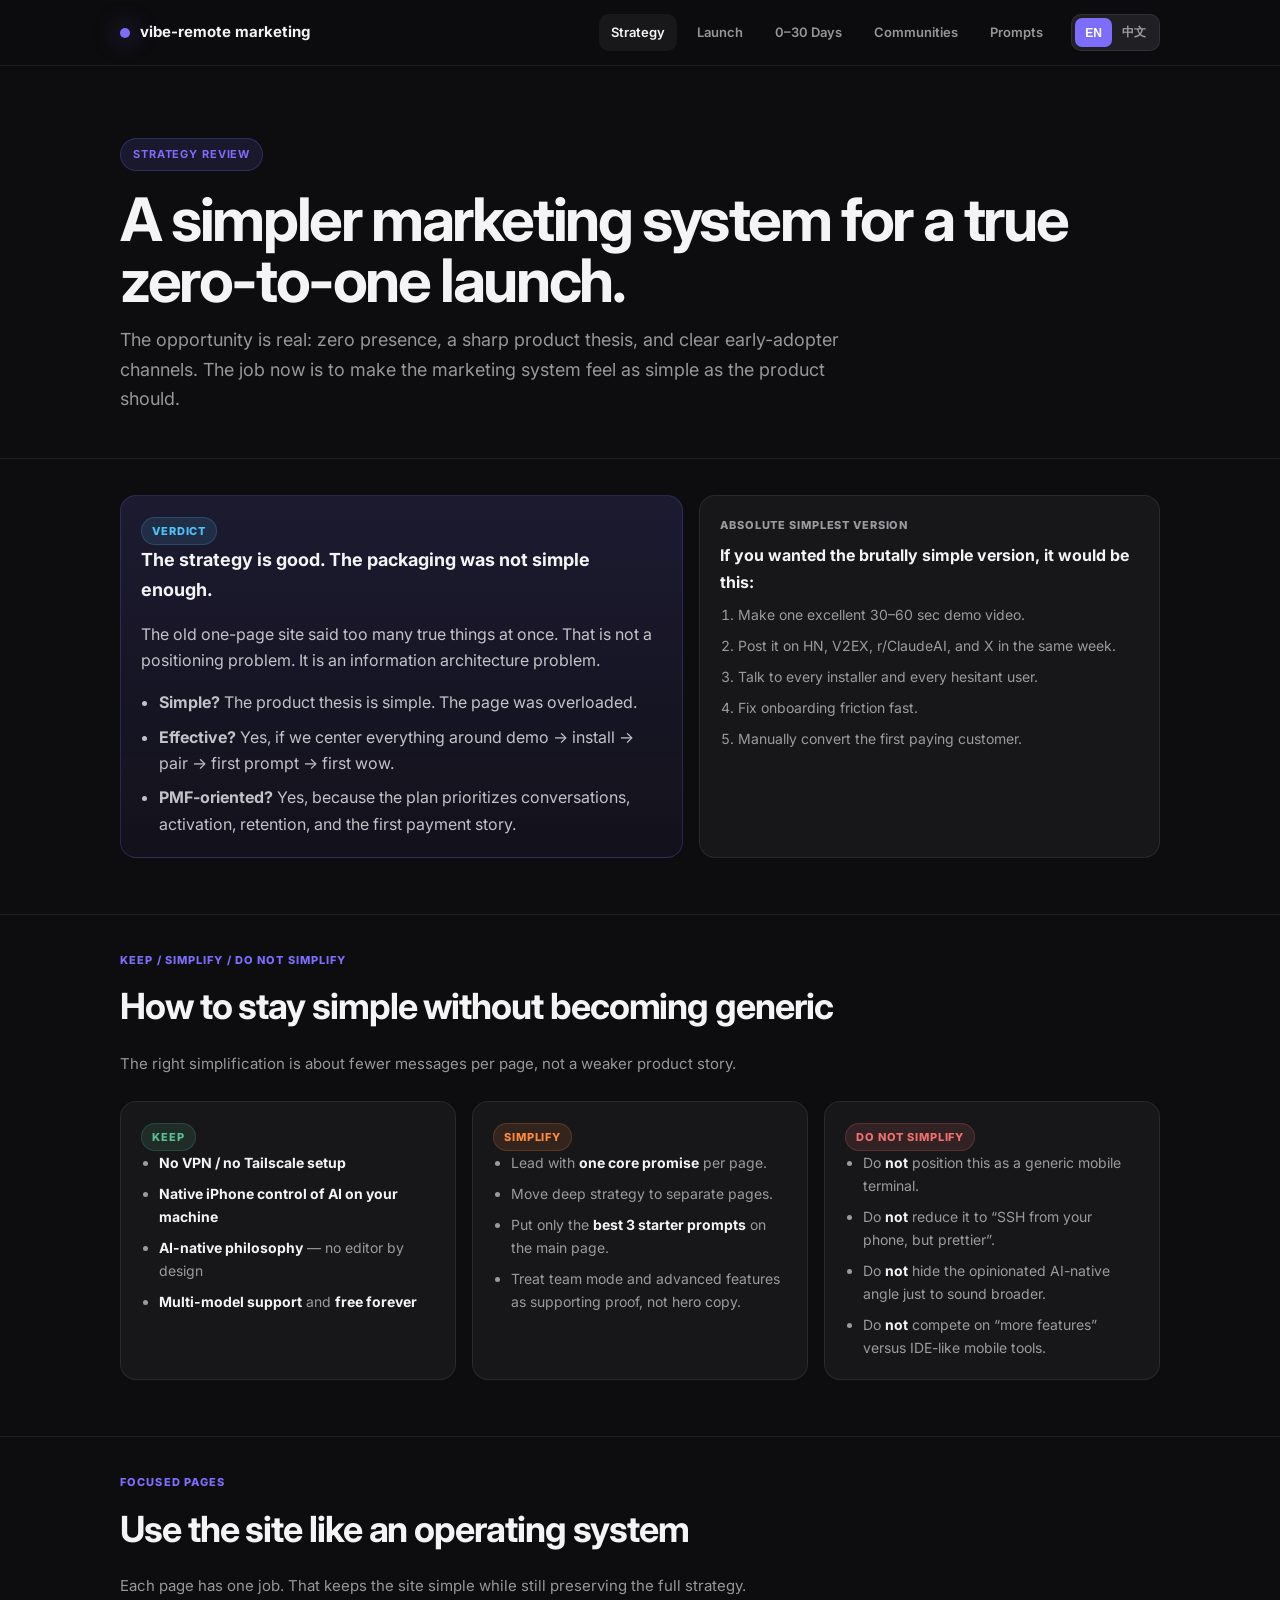
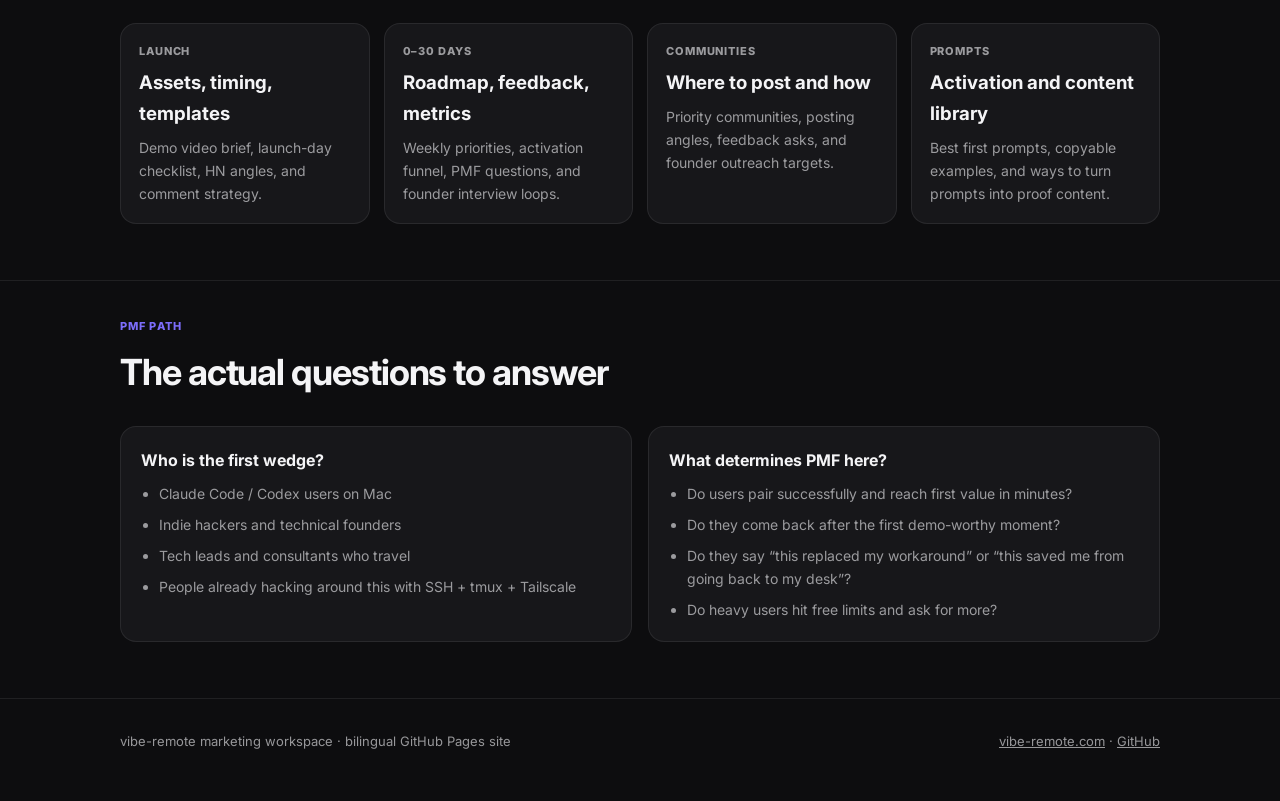
<file: index.html>
<!DOCTYPE html><html lang="en"><head><meta charset="utf-8" /><meta name="viewport" content="width=device-width, initial-scale=1" /><title>vibe-remote marketing — strategy</title><link rel="stylesheet" href="styles.css" /></head><body class="en"><nav class="site-nav"><div class="nav-inner"><a class="brand" href="index.html"><span class="brand-dot"></span><span>vibe-remote marketing</span></a><div class="nav-links"><a class="nav-link active" href="index.html" data-en>Strategy</a><a class="nav-link active" href="index.html" data-zh>总览</a><a class="nav-link" href="launch.html" data-en>Launch</a><a class="nav-link" href="launch.html" data-zh>发布</a><a class="nav-link" href="roadmap.html" data-en>0–30 Days</a><a class="nav-link" href="roadmap.html" data-zh>0–30 天</a><a class="nav-link" href="communities.html" data-en>Communities</a><a class="nav-link" href="communities.html" data-zh>社区</a><a class="nav-link" href="prompts.html" data-en>Prompts</a><a class="nav-link" href="prompts.html" data-zh>提示词</a><div class="lang-toggle"><button class="lang-btn" data-lang="en">EN</button><button class="lang-btn" data-lang="zh">中文</button></div></div></div></nav><header class="hero"><div class="container"><div class="eyebrow" data-en>Strategy review</div><div class="eyebrow" data-zh>策略复盘</div><h1 data-en>A simpler marketing system for a true zero-to-one launch.</h1><h1 data-zh>为真正的 0 到 1 发布打造一个更简单的营销系统。</h1><p data-en>The opportunity is real: zero presence, a sharp product thesis, and clear early-adopter channels. The job now is to make the marketing system feel as simple as the product should.</p><p data-zh>机会是真实存在的：几乎零存在感、清晰的产品主张，以及明确的早期用户渠道。现在的任务，是让营销系统也像产品本身应有的那样简单。</p></div></header><section><div class="container split"><div class="callout"><div class="badge" data-en>Verdict</div><div class="badge" data-zh>结论</div><h3 data-en>The strategy is good. The packaging was not simple enough.</h3><h3 data-zh>策略本身是对的，但呈现方式还不够简单。</h3><p data-en>The old one-page site said too many true things at once. That is not a positioning problem. It is an information architecture problem.</p><p data-zh>旧的一页式站点同时说了太多正确的话。这不是定位问题，而是信息架构问题。</p><ul class="list" data-en><li><strong>Simple?</strong> The product thesis is simple. The page was overloaded.</li><li><strong>Effective?</strong> Yes, if we center everything around demo → install → pair → first prompt → first wow.</li><li><strong>PMF-oriented?</strong> Yes, because the plan prioritizes conversations, activation, retention, and the first payment story.</li></ul><ul class="list" data-zh><li><strong>够简单吗？</strong> 产品逻辑本身很简单，但页面信息过载。</li><li><strong>有效吗？</strong> 有效，只要把一切都围绕 demo → 安装 → 配对 → 第一条提示词 → 第一个 wow 时刻展开。</li><li><strong>有助于 PMF 吗？</strong> 有，因为现在优先的是对话、激活、留存和第一笔付费故事。</li></ul></div><div class="card"><div class="kicker" data-en>Absolute simplest version</div><div class="kicker" data-zh>最简版本</div><h3 data-en>If you wanted the brutally simple version, it would be this:</h3><h3 data-zh>如果要一个极简版策略，可以压缩成这样：</h3><ol class="list" data-en><li>Make one excellent 30–60 sec demo video.</li><li>Post it on HN, V2EX, r/ClaudeAI, and X in the same week.</li><li>Talk to every installer and every hesitant user.</li><li>Fix onboarding friction fast.</li><li>Manually convert the first paying customer.</li></ol><ol class="list" data-zh><li>先做一个优秀的 30–60 秒 demo 视频。</li><li>同一周发布到 HN、V2EX、r/ClaudeAI 和 X。</li><li>和每个安装用户、每个犹豫用户都聊一遍。</li><li>快速修复 onboarding 阻力。</li><li>人工拿下第一位付费用户。</li></ol></div></div></section><section><div class="container"><div class="section-head"><div class="section-label" data-en>Keep / Simplify / Do Not Simplify</div><div class="section-label" data-zh>保留 / 简化 / 不要简化</div><h2 class="section-title" data-en>How to stay simple without becoming generic</h2><h2 class="section-title" data-zh>如何在保持简单的同时不变得平庸</h2><p class="section-desc" data-en>The right simplification is about fewer messages per page, not a weaker product story.</p><p class="section-desc" data-zh>正确的简化方式，是减少每页消息数量，而不是削弱产品故事。</p></div><div class="grid grid-3"><div class="card"><div class="badge green" data-en>Keep</div><div class="badge green" data-zh>保留</div><ul class="list" data-en><li><strong>No VPN / no Tailscale setup</strong></li><li><strong>Native iPhone control of AI on your machine</strong></li><li><strong>AI-native philosophy</strong> — no editor by design</li><li><strong>Multi-model support</strong> and <strong>free forever</strong></li></ul><ul class="list" data-zh><li><strong>无需 VPN / 无需 Tailscale 配置</strong></li><li><strong>在 iPhone 上控制你电脑上的 AI</strong></li><li><strong>AI 原生理念</strong>——刻意不做编辑器</li><li><strong>多模型支持</strong> 与 <strong>永久免费</strong></li></ul></div><div class="card"><div class="badge orange" data-en>Simplify</div><div class="badge orange" data-zh>简化</div><ul class="list" data-en><li>Lead with <strong>one core promise</strong> per page.</li><li>Move deep strategy to separate pages.</li><li>Put only the <strong>best 3 starter prompts</strong> on the main page.</li><li>Treat team mode and advanced features as supporting proof, not hero copy.</li></ul><ul class="list" data-zh><li>每一页只突出 <strong>一个核心承诺</strong>。</li><li>把深度策略拆到单独页面。</li><li>主页面只放 <strong>最强的 3 条入门提示词</strong>。</li><li>把团队模式和高级功能作为支撑性证明，而不是首页主文案。</li></ul></div><div class="card"><div class="badge red" data-en>Do not simplify</div><div class="badge red" data-zh>不要简化</div><ul class="list" data-en><li>Do <strong>not</strong> position this as a generic mobile terminal.</li><li>Do <strong>not</strong> reduce it to “SSH from your phone, but prettier”.</li><li>Do <strong>not</strong> hide the opinionated AI-native angle just to sound broader.</li><li>Do <strong>not</strong> compete on “more features” versus IDE-like mobile tools.</li></ul><ul class="list" data-zh><li><strong>不要</strong>把它定位成普通的手机远程终端。</li><li><strong>不要</strong>把它说成“更好看的手机 SSH”。</li><li><strong>不要</strong>为了看起来更大众而隐藏其强烈的 AI 原生立场。</li><li><strong>不要</strong>在“功能更多”上和 IDE 风格移动工具硬碰硬。</li></ul></div></div></div></section><section><div class="container"><div class="section-head"><div class="section-label" data-en>Focused pages</div><div class="section-label" data-zh>聚焦页面</div><h2 class="section-title" data-en>Use the site like an operating system</h2><h2 class="section-title" data-zh>把这个站点当成营销操作系统来用</h2><p class="section-desc" data-en>Each page has one job. That keeps the site simple while still preserving the full strategy.</p><p class="section-desc" data-zh>每个页面只承担一个任务。这样既能保持简洁，又能保留完整策略。</p></div><div class="page-links"><a class="page-link" href="launch.html"><div class="kicker" data-en>Launch</div><div class="kicker" data-zh>发布</div><h3 data-en>Assets, timing, templates</h3><h3 data-zh>资产、节奏、模板</h3><p data-en>Demo video brief, launch-day checklist, HN angles, and comment strategy.</p><p data-zh>包括 demo 视频要求、发布日清单、HN 角度和评论区策略。</p></a><a class="page-link" href="roadmap.html"><div class="kicker" data-en>0–30 Days</div><div class="kicker" data-zh>0–30 天</div><h3 data-en>Roadmap, feedback, metrics</h3><h3 data-zh>路线图、反馈、指标</h3><p data-en>Weekly priorities, activation funnel, PMF questions, and founder interview loops.</p><p data-zh>包含逐周重点、激活漏斗、PMF 问题和创始人访谈循环。</p></a><a class="page-link" href="communities.html"><div class="kicker" data-en>Communities</div><div class="kicker" data-zh>社区</div><h3 data-en>Where to post and how</h3><h3 data-zh>去哪里发、怎么发</h3><p data-en>Priority communities, posting angles, feedback asks, and founder outreach targets.</p><p data-zh>包括优先级社区、发帖角度、反馈提问方式和创始人外联对象。</p></a><a class="page-link" href="prompts.html"><div class="kicker" data-en>Prompts</div><div class="kicker" data-zh>提示词</div><h3 data-en>Activation and content library</h3><h3 data-zh>激活与内容资产库</h3><p data-en>Best first prompts, copyable examples, and ways to turn prompts into proof content.</p><p data-zh>包括最佳入门提示词、可复制示例，以及如何把提示词变成内容证明。</p></a></div></div></section><section><div class="container"><div class="section-head"><div class="section-label" data-en>PMF path</div><div class="section-label" data-zh>PMF 路径</div><h2 class="section-title" data-en>The actual questions to answer</h2><h2 class="section-title" data-zh>真正需要回答的问题</h2></div><div class="grid grid-2"><div class="card"><h3 data-en>Who is the first wedge?</h3><h3 data-zh>第一批切入用户是谁？</h3><ul class="list" data-en><li>Claude Code / Codex users on Mac</li><li>Indie hackers and technical founders</li><li>Tech leads and consultants who travel</li><li>People already hacking around this with SSH + tmux + Tailscale</li></ul><ul class="list" data-zh><li>在 Mac 上使用 Claude Code / Codex 的开发者</li><li>独立开发者与技术型创始人</li><li>经常出差的技术负责人和顾问</li><li>已经在用 SSH + tmux + Tailscale 凑方案的人</li></ul></div><div class="card"><h3 data-en>What determines PMF here?</h3><h3 data-zh>这里的 PMF 取决于什么？</h3><ul class="list" data-en><li>Do users pair successfully and reach first value in minutes?</li><li>Do they come back after the first demo-worthy moment?</li><li>Do they say “this replaced my workaround” or “this saved me from going back to my desk”?</li><li>Do heavy users hit free limits and ask for more?</li></ul><ul class="list" data-zh><li>用户能否顺利配对，并在几分钟内获得第一次价值？</li><li>在第一次惊喜体验后，他们会不会回来继续用？</li><li>他们会不会说“这替代了我的临时方案”或“它让我不用再走回电脑前”？</li><li>重度用户会不会触达免费限制并主动想要更多？</li></ul></div></div></div></section><footer><div class="footer-inner"><div data-en>vibe-remote marketing workspace · bilingual GitHub Pages site</div><div data-zh>vibe-remote 营销工作区 · 双语 GitHub Pages 站点</div><div><a href="https://vibe-remote.com" target="_blank">vibe-remote.com</a> · <a href="https://github.com/robroyhobbs/vibe-remote-marketing" target="_blank">GitHub</a></div></div></footer><script src="app.js"></script></body></html>
</file>
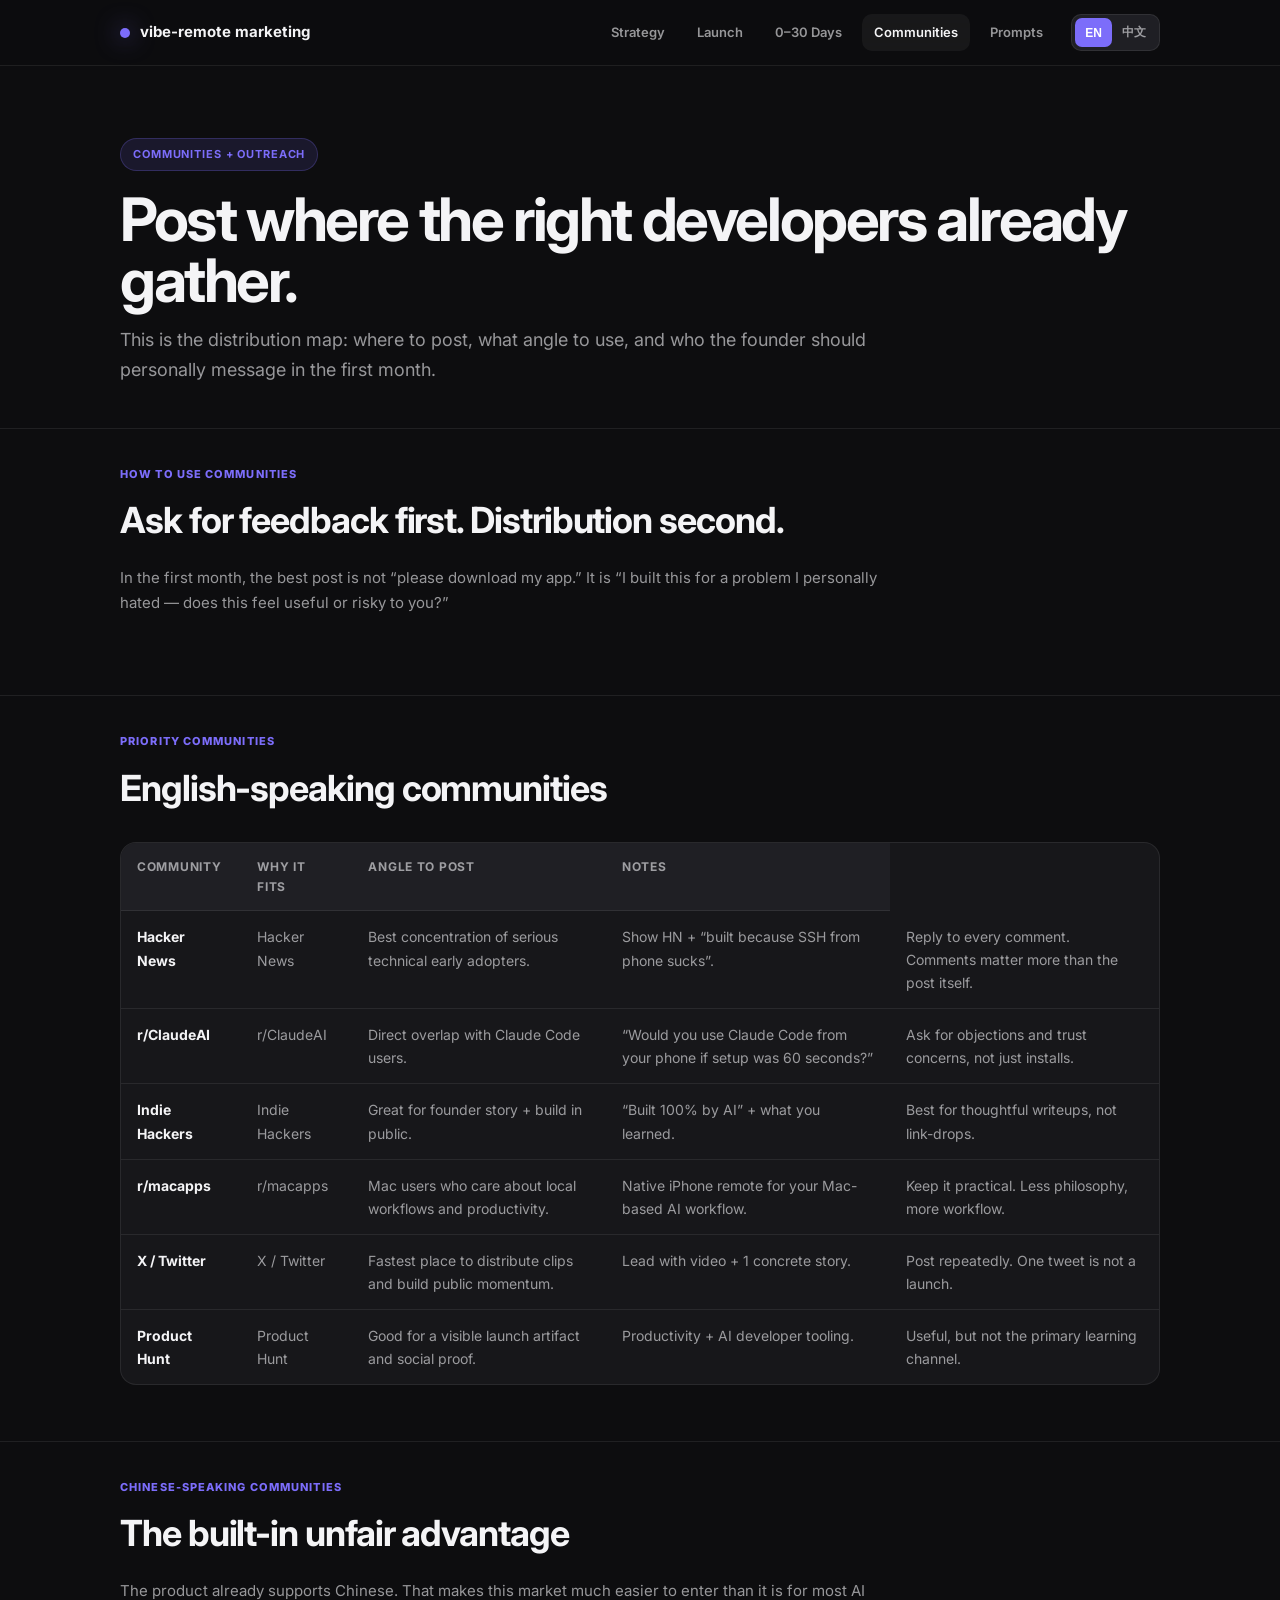
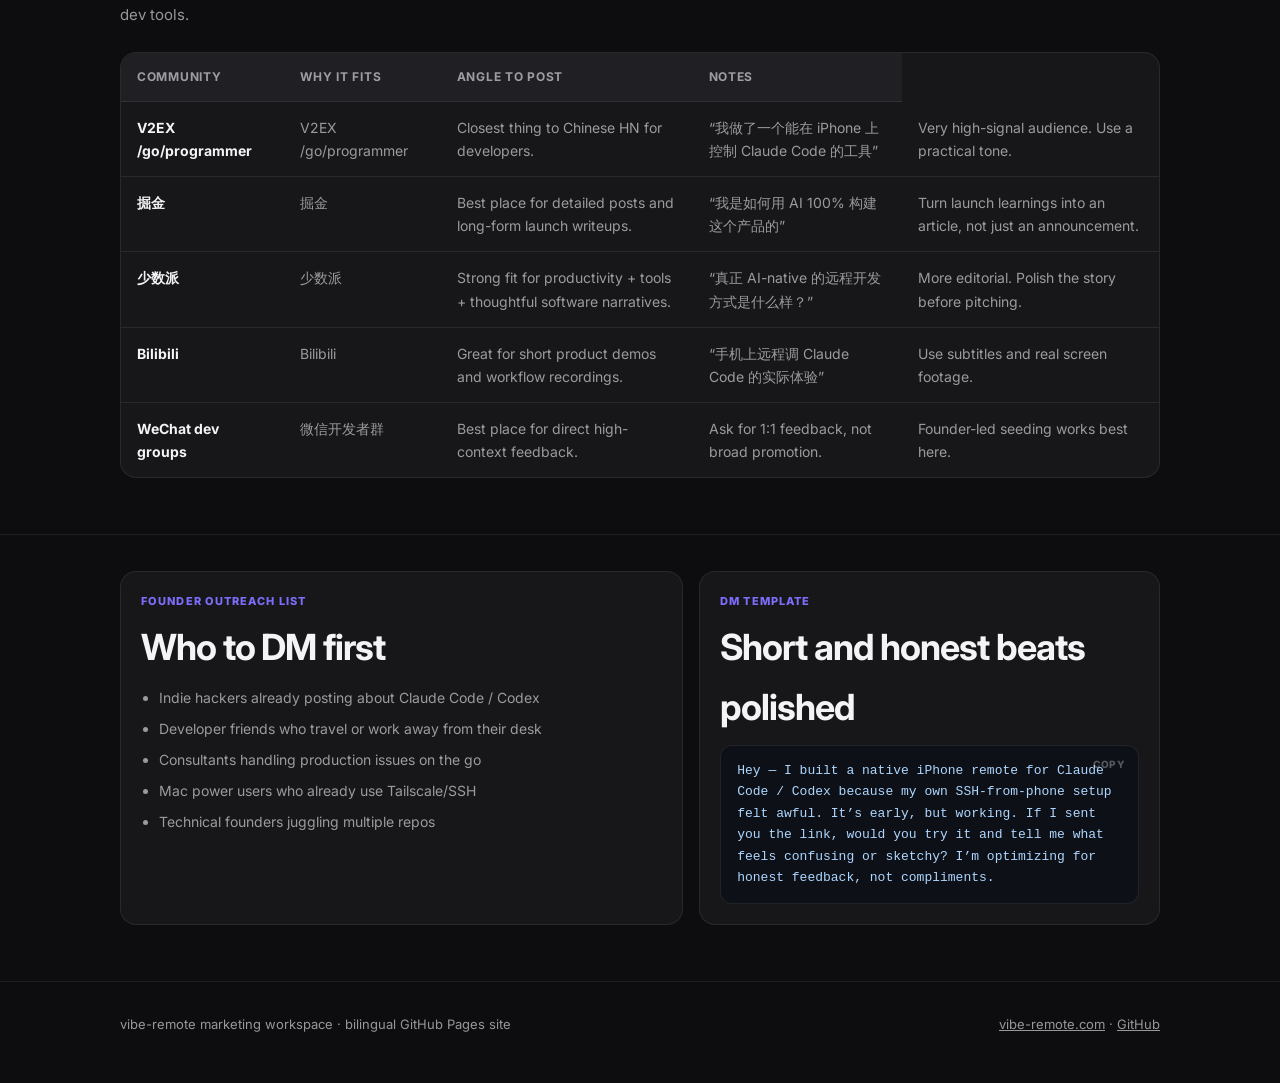
<file: communities.html>
<!DOCTYPE html><html lang="en"><head><meta charset="utf-8" /><meta name="viewport" content="width=device-width, initial-scale=1" /><title>vibe-remote marketing — communities</title><link rel="stylesheet" href="styles.css" /></head><body class="en"><nav class="site-nav"><div class="nav-inner"><a class="brand" href="index.html"><span class="brand-dot"></span><span>vibe-remote marketing</span></a><div class="nav-links"><a class="nav-link" href="index.html" data-en>Strategy</a><a class="nav-link" href="index.html" data-zh>总览</a><a class="nav-link" href="launch.html" data-en>Launch</a><a class="nav-link" href="launch.html" data-zh>发布</a><a class="nav-link" href="roadmap.html" data-en>0–30 Days</a><a class="nav-link" href="roadmap.html" data-zh>0–30 天</a><a class="nav-link active" href="communities.html" data-en>Communities</a><a class="nav-link active" href="communities.html" data-zh>社区</a><a class="nav-link" href="prompts.html" data-en>Prompts</a><a class="nav-link" href="prompts.html" data-zh>提示词</a><div class="lang-toggle"><button class="lang-btn" data-lang="en">EN</button><button class="lang-btn" data-lang="zh">中文</button></div></div></div></nav><header class="hero"><div class="container"><div class="eyebrow" data-en>Communities + outreach</div><div class="eyebrow" data-zh>社区 + 外联</div><h1 data-en>Post where the right developers already gather.</h1><h1 data-zh>去那些正确的开发者已经聚集的地方发。</h1><p data-en>This is the distribution map: where to post, what angle to use, and who the founder should personally message in the first month.</p><p data-zh>这是分发地图：去哪里发、用什么角度发，以及创始人在第一个月里应该亲自联系哪些人。</p></div></header><section><div class="container"><div class="section-head"><div class="section-label" data-en>How to use communities</div><div class="section-label" data-zh>如何使用社区</div><h2 class="section-title" data-en>Ask for feedback first. Distribution second.</h2><h2 class="section-title" data-zh>先要反馈，再谈分发。</h2><p class="section-desc" data-en>In the first month, the best post is not “please download my app.” It is “I built this for a problem I personally hated — does this feel useful or risky to you?”</p><p class="section-desc" data-zh>在第一个月里，最好的帖子不是“请下载我的 App”，而是“我因为讨厌某个问题做了这个工具——你觉得它有用吗？哪里会让你犹豫？”</p></div></div></section><section><div class="container"><div class="section-head"><div class="section-label" data-en>Priority communities</div><div class="section-label" data-zh>优先社区</div><h2 class="section-title" data-en>English-speaking communities</h2><h2 class="section-title" data-zh>英文社区</h2></div><div class="table-wrap"><table><thead><tr><th data-en>Community</th><th data-zh>社区</th><th data-en>Why it fits</th><th data-zh>为什么适合</th><th data-en>Angle to post</th><th data-zh>发帖角度</th><th data-en>Notes</th><th data-zh>注意事项</th></tr></thead><tbody><tr><td>Hacker News</td><td>Hacker News</td><td data-en>Best concentration of serious technical early adopters.</td><td data-zh>高质量技术早期用户最集中的地方。</td><td data-en>Show HN + “built because SSH from phone sucks”.</td><td data-zh>Show HN + “因为手机 SSH 体验太差才做了它”。</td><td data-en>Reply to every comment. Comments matter more than the post itself.</td><td data-zh>回复每一条评论。评论区比帖子本身更重要。</td></tr><tr><td>r/ClaudeAI</td><td>r/ClaudeAI</td><td data-en>Direct overlap with Claude Code users.</td><td data-zh>与 Claude Code 用户高度重合。</td><td data-en>“Would you use Claude Code from your phone if setup was 60 seconds?”</td><td data-zh>“如果 60 秒就能连上，你会在手机上用 Claude Code 吗？”</td><td data-en>Ask for objections and trust concerns, not just installs.</td><td data-zh>优先收集异议和信任顾虑，而不是只求下载。</td></tr><tr><td>Indie Hackers</td><td>Indie Hackers</td><td data-en>Great for founder story + build in public.</td><td data-zh>非常适合创始人故事和 build in public。</td><td data-en>“Built 100% by AI” + what you learned.</td><td data-zh>“100% 由 AI 构建”+ 你学到了什么。</td><td data-en>Best for thoughtful writeups, not link-drops.</td><td data-zh>更适合深度文章，而不是纯贴链接。</td></tr><tr><td>r/macapps</td><td>r/macapps</td><td data-en>Mac users who care about local workflows and productivity.</td><td data-zh>在意本地工作流和效率的 Mac 用户。</td><td data-en>Native iPhone remote for your Mac-based AI workflow.</td><td data-zh>为基于 Mac 的 AI 工作流提供原生 iPhone 遥控。</td><td data-en>Keep it practical. Less philosophy, more workflow.</td><td data-zh>少谈理念，多谈具体工作流。</td></tr><tr><td>X / Twitter</td><td>X / Twitter</td><td data-en>Fastest place to distribute clips and build public momentum.</td><td data-zh>传播视频片段和积累声量最快的平台。</td><td data-en>Lead with video + 1 concrete story.</td><td data-zh>视频开头 + 一个具体故事。</td><td data-en>Post repeatedly. One tweet is not a launch.</td><td data-zh>要连续发布。单条推文不算发布。</td></tr><tr><td>Product Hunt</td><td>Product Hunt</td><td data-en>Good for a visible launch artifact and social proof.</td><td data-zh>适合作为可见的发布节点和社交证明。</td><td data-en>Productivity + AI developer tooling.</td><td data-zh>生产力 + AI 开发工具。</td><td data-en>Useful, but not the primary learning channel.</td><td data-zh>有用，但不是主要学习渠道。</td></tr></tbody></table></div></div></section><section><div class="container"><div class="section-head"><div class="section-label" data-en>Chinese-speaking communities</div><div class="section-label" data-zh>中文社区</div><h2 class="section-title" data-en>The built-in unfair advantage</h2><h2 class="section-title" data-zh>内置的不公平优势</h2><p class="section-desc" data-en>The product already supports Chinese. That makes this market much easier to enter than it is for most AI dev tools.</p><p class="section-desc" data-zh>产品已经支持中文。这让中文市场的进入难度，天然低于大多数 AI 开发工具。</p></div><div class="table-wrap"><table><thead><tr><th data-en>Community</th><th data-zh>社区</th><th data-en>Why it fits</th><th data-zh>为什么适合</th><th data-en>Angle to post</th><th data-zh>发帖角度</th><th data-en>Notes</th><th data-zh>注意事项</th></tr></thead><tbody><tr><td>V2EX /go/programmer</td><td>V2EX /go/programmer</td><td data-en>Closest thing to Chinese HN for developers.</td><td data-zh>最接近中文版 HN 的开发者社区。</td><td data-en>“我做了一个能在 iPhone 上控制 Claude Code 的工具”</td><td data-zh>“我做了一个能在 iPhone 上控制 Claude Code 的工具”</td><td data-en>Very high-signal audience. Use a practical tone.</td><td data-zh>用户质量很高，语气务必务实。</td></tr><tr><td>掘金</td><td>掘金</td><td data-en>Best place for detailed posts and long-form launch writeups.</td><td data-zh>最适合长文、复盘和详细发布说明。</td><td data-en>“我是如何用 AI 100% 构建这个产品的”</td><td data-zh>“我是如何用 AI 100% 构建这个产品的”</td><td data-en>Turn launch learnings into an article, not just an announcement.</td><td data-zh>把发布经验写成文章，而不是单纯公告。</td></tr><tr><td>少数派</td><td>少数派</td><td data-en>Strong fit for productivity + tools + thoughtful software narratives.</td><td data-zh>非常适合效率工具、软件理念和工作流叙事。</td><td data-en>“真正 AI-native 的远程开发方式是什么样？”</td><td data-zh>“真正 AI-native 的远程开发方式是什么样？”</td><td data-en>More editorial. Polish the story before pitching.</td><td data-zh>更偏媒体稿件，需要更完整的叙事打磨。</td></tr><tr><td>Bilibili</td><td>Bilibili</td><td data-en>Great for short product demos and workflow recordings.</td><td data-zh>很适合短 demo 和工作流录屏。</td><td data-en>“手机上远程调 Claude Code 的实际体验”</td><td data-zh>“手机上远程调 Claude Code 的实际体验”</td><td data-en>Use subtitles and real screen footage.</td><td data-zh>加字幕，用真实屏幕录制。</td></tr><tr><td>WeChat dev groups</td><td>微信开发者群</td><td data-en>Best place for direct high-context feedback.</td><td data-zh>最适合获得高上下文的一手反馈。</td><td data-en>Ask for 1:1 feedback, not broad promotion.</td><td data-zh>适合请求一对一反馈，不适合泛流量推广。</td><td data-en>Founder-led seeding works best here.</td><td data-zh>这里最适合创始人亲自种子传播。</td></tr></tbody></table></div></div></section><section><div class="container split"><div class="card"><div class="section-label" data-en>Founder outreach list</div><div class="section-label" data-zh>创始人外联名单</div><h2 class="section-title" data-en>Who to DM first</h2><h2 class="section-title" data-zh>第一批该私信谁</h2><ul class="list" data-en><li>Indie hackers already posting about Claude Code / Codex</li><li>Developer friends who travel or work away from their desk</li><li>Consultants handling production issues on the go</li><li>Mac power users who already use Tailscale/SSH</li><li>Technical founders juggling multiple repos</li></ul><ul class="list" data-zh><li>已经在讨论 Claude Code / Codex 的独立开发者</li><li>经常不在工位上的开发者朋友</li><li>需要随时处理线上问题的技术顾问</li><li>已经在用 Tailscale / SSH 的 Mac 重度用户</li><li>同时管理多个仓库的技术创始人</li></ul></div><div class="card"><div class="section-label" data-en>DM template</div><div class="section-label" data-zh>私信模板</div><h2 class="section-title" data-en>Short and honest beats polished</h2><h2 class="section-title" data-zh>短、真诚，比精致更有效</h2><div class="copyable" data-copy-label="copy" data-copied-label="copied ✓" data-copy-text="Hey — I built a native iPhone remote for Claude Code / Codex because my own SSH-from-phone setup felt awful. It’s early, but working. If I sent you the link, would you try it and tell me what feels confusing or sketchy? I’m optimizing for honest feedback, not compliments.">Hey — I built a native iPhone remote for Claude Code / Codex because my own SSH-from-phone setup felt awful. It’s early, but working. If I sent you the link, would you try it and tell me what feels confusing or sketchy? I’m optimizing for honest feedback, not compliments.</div></div></div></section><footer><div class="footer-inner"><div data-en>vibe-remote marketing workspace · bilingual GitHub Pages site</div><div data-zh>vibe-remote 营销工作区 · 双语 GitHub Pages 站点</div><div><a href="https://vibe-remote.com" target="_blank">vibe-remote.com</a> · <a href="https://github.com/robroyhobbs/vibe-remote-marketing" target="_blank">GitHub</a></div></div></footer><script src="app.js"></script></body></html>
</file>
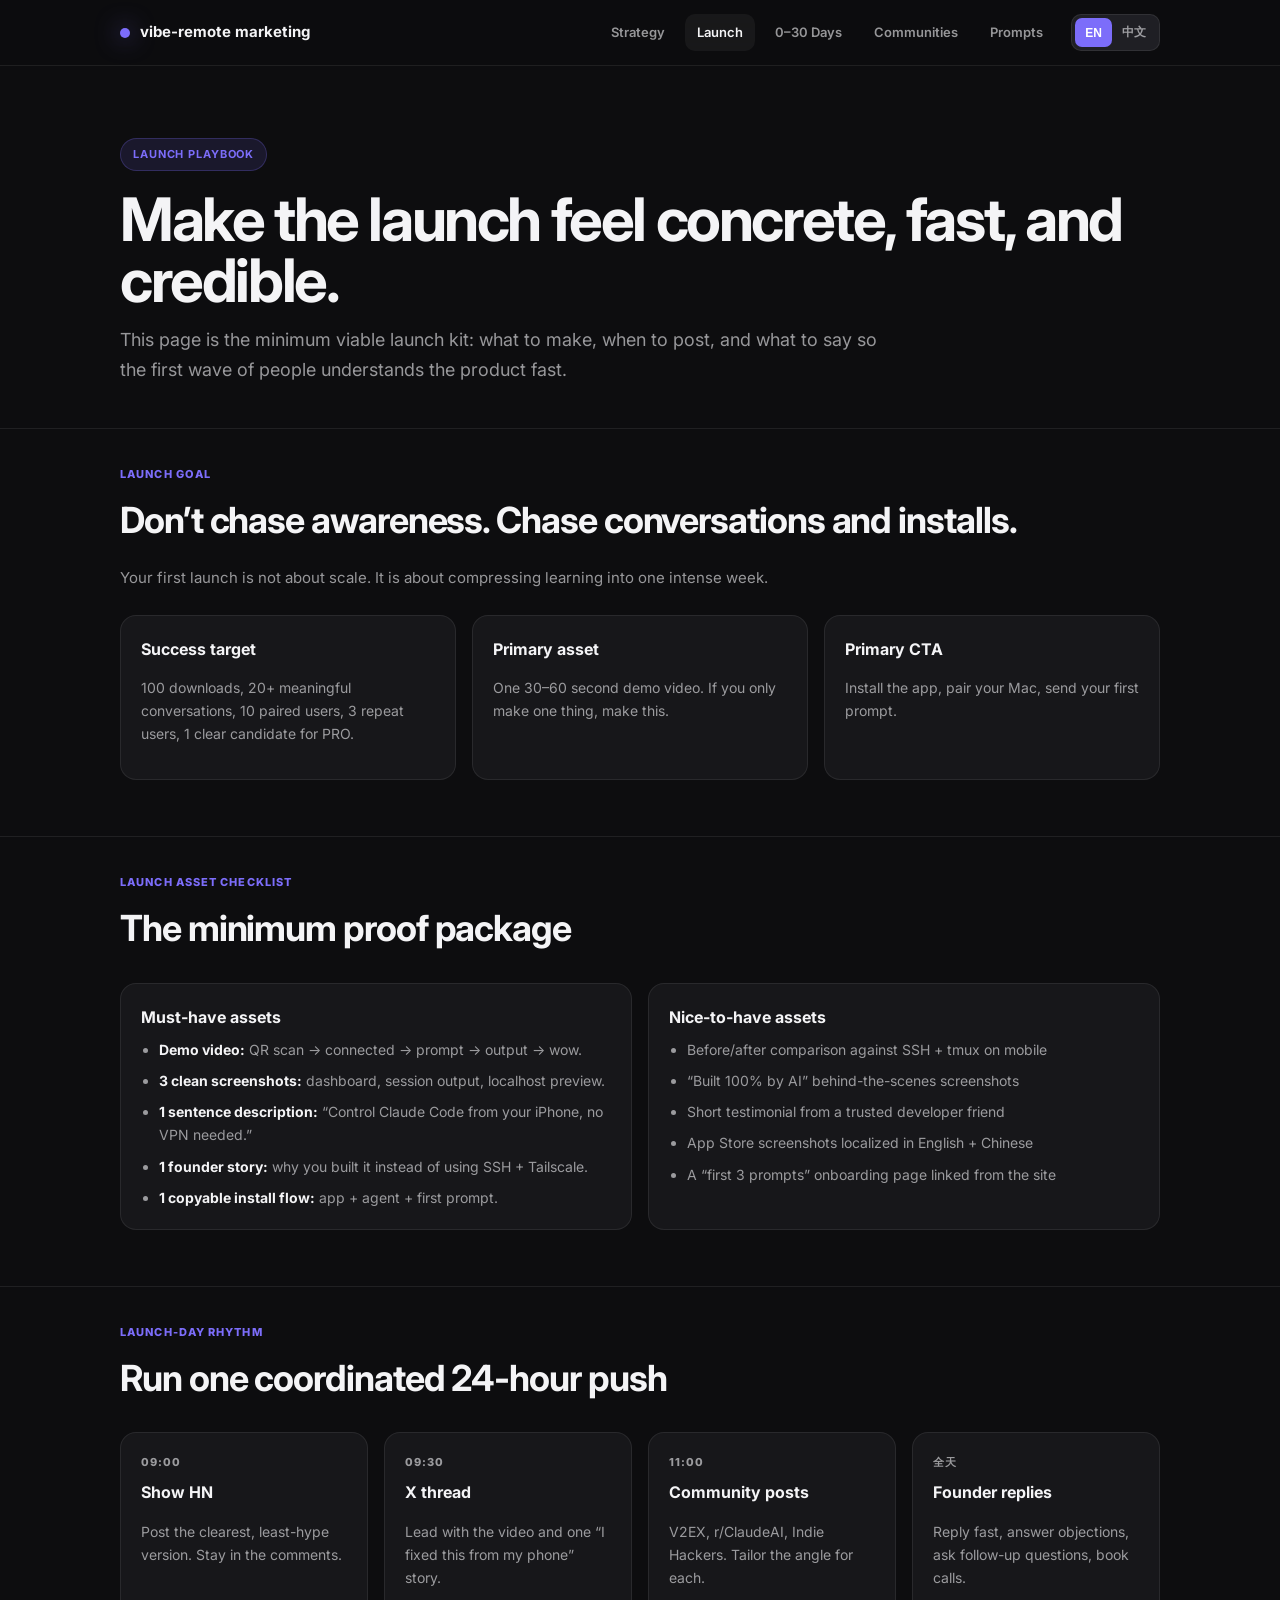
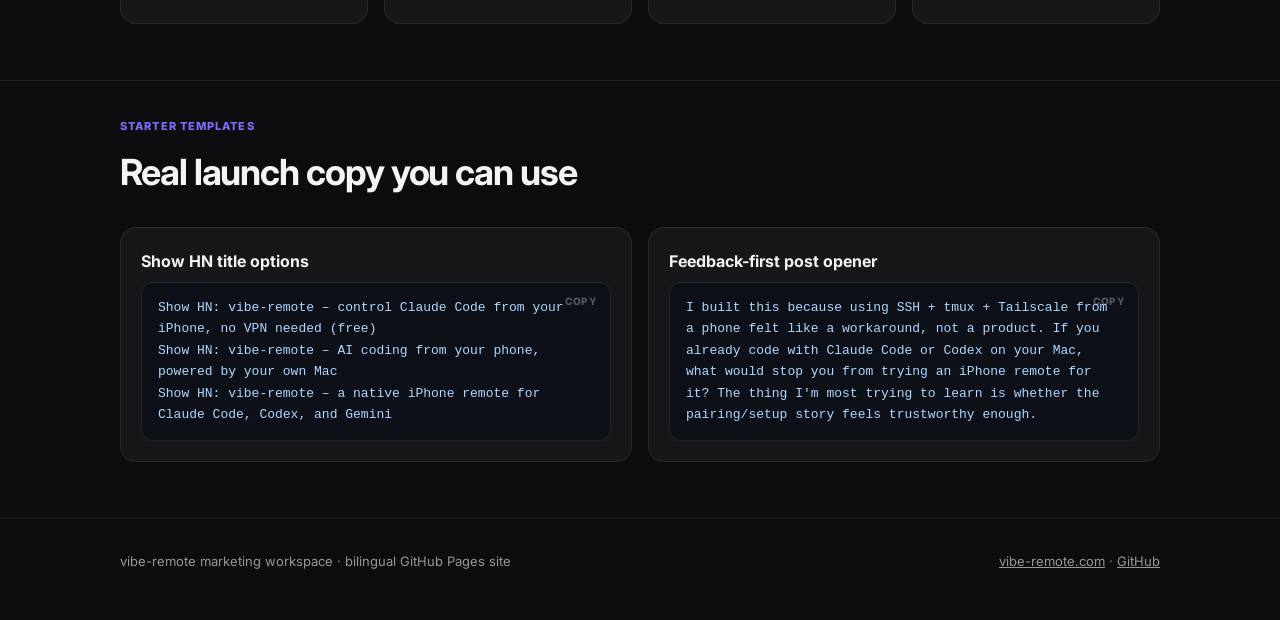
<file: launch.html>
<!DOCTYPE html><html lang="en"><head><meta charset="utf-8" /><meta name="viewport" content="width=device-width, initial-scale=1" /><title>vibe-remote marketing — launch</title><link rel="stylesheet" href="styles.css" /></head><body class="en"><nav class="site-nav"><div class="nav-inner"><a class="brand" href="index.html"><span class="brand-dot"></span><span>vibe-remote marketing</span></a><div class="nav-links"><a class="nav-link" href="index.html" data-en>Strategy</a><a class="nav-link" href="index.html" data-zh>总览</a><a class="nav-link active" href="launch.html" data-en>Launch</a><a class="nav-link active" href="launch.html" data-zh>发布</a><a class="nav-link" href="roadmap.html" data-en>0–30 Days</a><a class="nav-link" href="roadmap.html" data-zh>0–30 天</a><a class="nav-link" href="communities.html" data-en>Communities</a><a class="nav-link" href="communities.html" data-zh>社区</a><a class="nav-link" href="prompts.html" data-en>Prompts</a><a class="nav-link" href="prompts.html" data-zh>提示词</a><div class="lang-toggle"><button class="lang-btn" data-lang="en">EN</button><button class="lang-btn" data-lang="zh">中文</button></div></div></div></nav><header class="hero"><div class="container"><div class="eyebrow" data-en>Launch playbook</div><div class="eyebrow" data-zh>发布手册</div><h1 data-en>Make the launch feel concrete, fast, and credible.</h1><h1 data-zh>让发布过程具体、快速且可信。</h1><p data-en>This page is the minimum viable launch kit: what to make, when to post, and what to say so the first wave of people understands the product fast.</p><p data-zh>这一页是最小可用发布工具包：做什么、什么时候发、怎么说，帮助第一波用户迅速理解产品。</p></div></header><section><div class="container"><div class="section-head"><div class="section-label" data-en>Launch goal</div><div class="section-label" data-zh>发布目标</div><h2 class="section-title" data-en>Don’t chase awareness. Chase conversations and installs.</h2><h2 class="section-title" data-zh>不要追求曝光，要追求对话和安装。</h2><p class="section-desc" data-en>Your first launch is not about scale. It is about compressing learning into one intense week.</p><p class="section-desc" data-zh>第一次发布不是为了规模，而是把学习速度压缩到一周之内。</p></div><div class="grid grid-3"><div class="card"><h3 data-en>Success target</h3><h3 data-zh>成功目标</h3><p data-en>100 downloads, 20+ meaningful conversations, 10 paired users, 3 repeat users, 1 clear candidate for PRO.</p><p data-zh>100 次下载、20+ 次有价值对话、10 个成功配对用户、3 个复访用户、1 个明确的 PRO 候选人。</p></div><div class="card"><h3 data-en>Primary asset</h3><h3 data-zh>核心资产</h3><p data-en>One 30–60 second demo video. If you only make one thing, make this.</p><p data-zh>一个 30–60 秒 demo 视频。如果只做一个资产，就做这个。</p></div><div class="card"><h3 data-en>Primary CTA</h3><h3 data-zh>主 CTA</h3><p data-en>Install the app, pair your Mac, send your first prompt.</p><p data-zh>安装 App，配对 Mac，发送第一条提示词。</p></div></div></div></section><section><div class="container"><div class="section-head"><div class="section-label" data-en>Launch asset checklist</div><div class="section-label" data-zh>发布资产清单</div><h2 class="section-title" data-en>The minimum proof package</h2><h2 class="section-title" data-zh>最小可用证据包</h2></div><div class="grid grid-2"><div class="card"><h3 data-en>Must-have assets</h3><h3 data-zh>必须准备</h3><ul class="list" data-en><li><strong>Demo video:</strong> QR scan → connected → prompt → output → wow.</li><li><strong>3 clean screenshots:</strong> dashboard, session output, localhost preview.</li><li><strong>1 sentence description:</strong> “Control Claude Code from your iPhone, no VPN needed.”</li><li><strong>1 founder story:</strong> why you built it instead of using SSH + Tailscale.</li><li><strong>1 copyable install flow:</strong> app + agent + first prompt.</li></ul><ul class="list" data-zh><li><strong>Demo 视频：</strong>扫码 → 连接 → 提示词 → 输出 → wow。</li><li><strong>3 张清晰截图：</strong>dashboard、session 输出、localhost 预览。</li><li><strong>一句话介绍：</strong>“在 iPhone 上控制 Claude Code，无需 VPN。”</li><li><strong>1 段创始人故事：</strong>为什么你没有继续用 SSH + Tailscale。</li><li><strong>可复制的安装流程：</strong>App + agent + 第一条提示词。</li></ul></div><div class="card"><h3 data-en>Nice-to-have assets</h3><h3 data-zh>加分项</h3><ul class="list" data-en><li>Before/after comparison against SSH + tmux on mobile</li><li>“Built 100% by AI” behind-the-scenes screenshots</li><li>Short testimonial from a trusted developer friend</li><li>App Store screenshots localized in English + Chinese</li><li>A “first 3 prompts” onboarding page linked from the site</li></ul><ul class="list" data-zh><li>与 SSH + tmux 手机方案的前后对比</li><li>“100% 由 AI 构建”的幕后截图</li><li>来自可信开发者朋友的短评</li><li>英文 + 中文 App Store 截图</li><li>站点内链接的“前 3 条提示词”上手页</li></ul></div></div></div></section><section><div class="container"><div class="section-head"><div class="section-label" data-en>Launch-day rhythm</div><div class="section-label" data-zh>发布日节奏</div><h2 class="section-title" data-en>Run one coordinated 24-hour push</h2><h2 class="section-title" data-zh>在 24 小时内完成一次联动发布</h2></div><div class="grid grid-4"><div class="card"><div class="kicker">09:00</div><h4 data-en>Show HN</h4><h4 data-zh>Show HN</h4><p data-en>Post the clearest, least-hype version. Stay in the comments.</p><p data-zh>用最清晰、最不夸张的版本发布，并一直守在评论区。</p></div><div class="card"><div class="kicker">09:30</div><h4 data-en>X thread</h4><h4 data-zh>X 线程</h4><p data-en>Lead with the video and one “I fixed this from my phone” story.</p><p data-zh>用视频开场，再接一个“我用手机修了这个问题”的故事。</p></div><div class="card"><div class="kicker">11:00</div><h4 data-en>Community posts</h4><h4 data-zh>社区发帖</h4><p data-en>V2EX, r/ClaudeAI, Indie Hackers. Tailor the angle for each.</p><p data-zh>V2EX、r/ClaudeAI、Indie Hackers。每个社区用不同切入角度。</p></div><div class="card"><div class="kicker">全天</div><h4 data-en>Founder replies</h4><h4 data-zh>创始人回复</h4><p data-en>Reply fast, answer objections, ask follow-up questions, book calls.</p><p data-zh>快速回复、解答顾虑、继续追问，并约访谈。</p></div></div></div></section><section><div class="container"><div class="section-head"><div class="section-label" data-en>Starter templates</div><div class="section-label" data-zh>起步模板</div><h2 class="section-title" data-en>Real launch copy you can use</h2><h2 class="section-title" data-zh>可直接使用的真实发布文案</h2></div><div class="grid grid-2"><div class="card"><h3 data-en>Show HN title options</h3><h3 data-zh>Show HN 标题候选</h3><div class="copyable" data-copy-label="copy" data-copied-label="copied ✓" data-copy-text="Show HN: vibe-remote – control Claude Code from your iPhone, no VPN needed (free)
Show HN: vibe-remote – AI coding from your phone, powered by your own Mac
Show HN: vibe-remote – a native iPhone remote for Claude Code, Codex, and Gemini">Show HN: vibe-remote – control Claude Code from your iPhone, no VPN needed (free)
Show HN: vibe-remote – AI coding from your phone, powered by your own Mac
Show HN: vibe-remote – a native iPhone remote for Claude Code, Codex, and Gemini</div></div><div class="card"><h3 data-en>Feedback-first post opener</h3><h3 data-zh>以反馈为核心的开场文案</h3><div class="copyable" data-copy-label="copy" data-copied-label="copied ✓" data-copy-text="I built this because using SSH + tmux + Tailscale from a phone felt like a workaround, not a product. If you already code with Claude Code or Codex on your Mac, what would stop you from trying an iPhone remote for it? The thing I'm most trying to learn is whether the pairing/setup story feels trustworthy enough.">I built this because using SSH + tmux + Tailscale from a phone felt like a workaround, not a product. If you already code with Claude Code or Codex on your Mac, what would stop you from trying an iPhone remote for it? The thing I'm most trying to learn is whether the pairing/setup story feels trustworthy enough.</div></div></div></div></section><footer><div class="footer-inner"><div data-en>vibe-remote marketing workspace · bilingual GitHub Pages site</div><div data-zh>vibe-remote 营销工作区 · 双语 GitHub Pages 站点</div><div><a href="https://vibe-remote.com" target="_blank">vibe-remote.com</a> · <a href="https://github.com/robroyhobbs/vibe-remote-marketing" target="_blank">GitHub</a></div></div></footer><script src="app.js"></script></body></html>
</file>
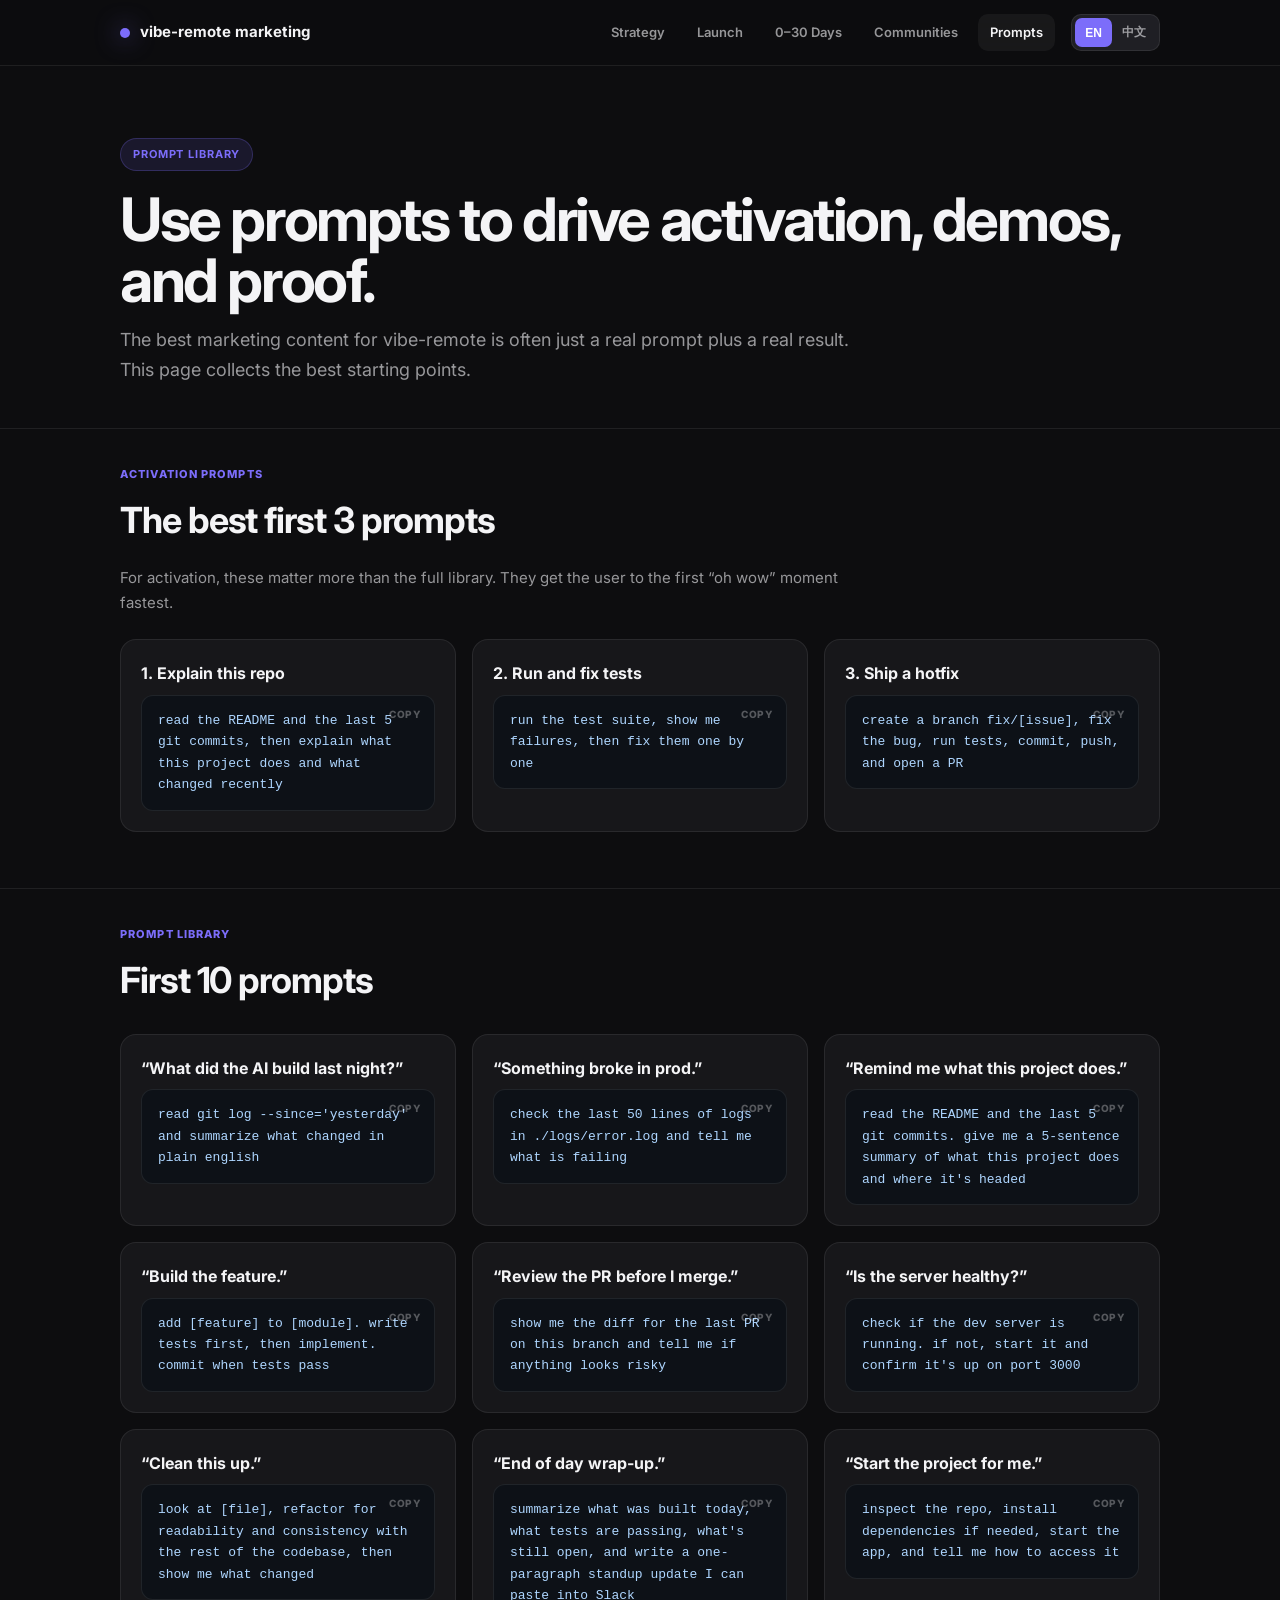
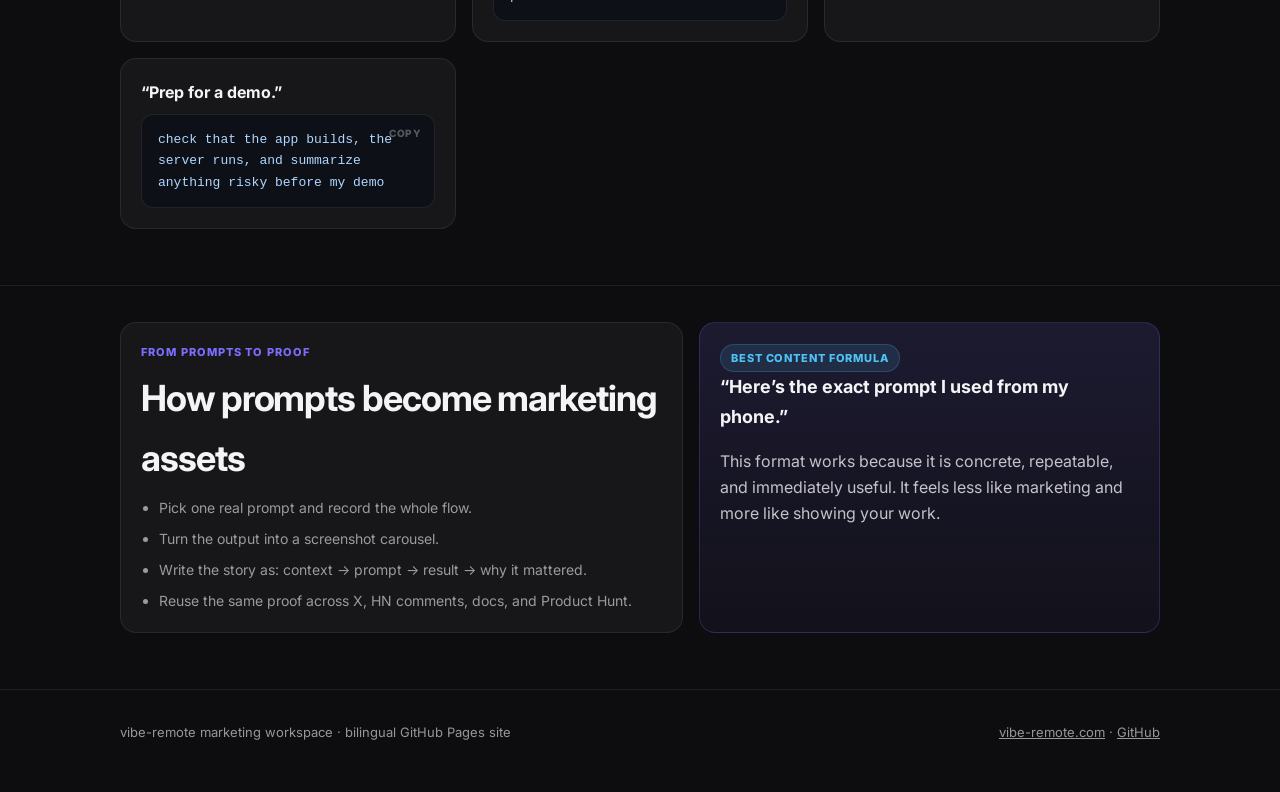
<file: prompts.html>
<!DOCTYPE html><html lang="en"><head><meta charset="utf-8" /><meta name="viewport" content="width=device-width, initial-scale=1" /><title>vibe-remote marketing — prompts</title><link rel="stylesheet" href="styles.css" /></head><body class="en"><nav class="site-nav"><div class="nav-inner"><a class="brand" href="index.html"><span class="brand-dot"></span><span>vibe-remote marketing</span></a><div class="nav-links"><a class="nav-link" href="index.html" data-en>Strategy</a><a class="nav-link" href="index.html" data-zh>总览</a><a class="nav-link" href="launch.html" data-en>Launch</a><a class="nav-link" href="launch.html" data-zh>发布</a><a class="nav-link" href="roadmap.html" data-en>0–30 Days</a><a class="nav-link" href="roadmap.html" data-zh>0–30 天</a><a class="nav-link" href="communities.html" data-en>Communities</a><a class="nav-link" href="communities.html" data-zh>社区</a><a class="nav-link active" href="prompts.html" data-en>Prompts</a><a class="nav-link active" href="prompts.html" data-zh>提示词</a><div class="lang-toggle"><button class="lang-btn" data-lang="en">EN</button><button class="lang-btn" data-lang="zh">中文</button></div></div></div></nav><header class="hero"><div class="container"><div class="eyebrow" data-en>Prompt library</div><div class="eyebrow" data-zh>提示词库</div><h1 data-en>Use prompts to drive activation, demos, and proof.</h1><h1 data-zh>用提示词驱动激活、演示和证据生成。</h1><p data-en>The best marketing content for vibe-remote is often just a real prompt plus a real result. This page collects the best starting points.</p><p data-zh>对 vibe-remote 来说，最好的营销内容往往就是“真实提示词 + 真实结果”。这一页收集了最好的起点。</p></div></header><section><div class="container"><div class="section-head"><div class="section-label" data-en>Activation prompts</div><div class="section-label" data-zh>激活提示词</div><h2 class="section-title" data-en>The best first 3 prompts</h2><h2 class="section-title" data-zh>最佳前 3 条提示词</h2><p class="section-desc" data-en>For activation, these matter more than the full library. They get the user to the first “oh wow” moment fastest.</p><p class="section-desc" data-zh>从激活角度看，这 3 条比完整库更重要，因为它们最容易把用户带到第一个 “oh wow” 时刻。</p></div><div class="grid grid-3"><div class="card"><h3 data-en>1. Explain this repo</h3><h3 data-zh>1. 解释这个仓库</h3><div class="copyable" data-copy-label="copy" data-copied-label="copied ✓" data-copy-text="read the README and the last 5 git commits, then explain what this project does and what changed recently">read the README and the last 5 git commits, then explain what this project does and what changed recently</div></div><div class="card"><h3 data-en>2. Run and fix tests</h3><h3 data-zh>2. 跑测试并修复</h3><div class="copyable" data-copy-label="copy" data-copied-label="copied ✓" data-copy-text="run the test suite, show me failures, then fix them one by one">run the test suite, show me failures, then fix them one by one</div></div><div class="card"><h3 data-en>3. Ship a hotfix</h3><h3 data-zh>3. 发布热修复</h3><div class="copyable" data-copy-label="copy" data-copied-label="copied ✓" data-copy-text="create a branch fix/[issue], fix the bug, run tests, commit, push, and open a PR">create a branch fix/[issue], fix the bug, run tests, commit, push, and open a PR</div></div></div></div></section><section><div class="container"><div class="section-head"><div class="section-label" data-en>Prompt library</div><div class="section-label" data-zh>提示词库</div><h2 class="section-title" data-en>First 10 prompts</h2><h2 class="section-title" data-zh>前 10 条提示词</h2></div><div class="grid grid-2"><div class="card"><h3 data-en>“What did the AI build last night?”</h3><h3 data-zh>“昨晚 AI 构建了什么？”</h3><div class="copyable" data-copy-label="copy" data-copied-label="copied ✓" data-copy-text="read git log --since='yesterday' and summarize what changed in plain english">read git log --since='yesterday' and summarize what changed in plain english</div></div><div class="card"><h3 data-en>“Something broke in prod.”</h3><h3 data-zh>“线上出问题了。”</h3><div class="copyable" data-copy-label="copy" data-copied-label="copied ✓" data-copy-text="check the last 50 lines of logs in ./logs/error.log and tell me what is failing">check the last 50 lines of logs in ./logs/error.log and tell me what is failing</div></div><div class="card"><h3 data-en>“Remind me what this project does.”</h3><h3 data-zh>“提醒我这个项目是干嘛的。”</h3><div class="copyable" data-copy-label="copy" data-copied-label="copied ✓" data-copy-text="read the README and the last 5 git commits. give me a 5-sentence summary of what this project does and where it's headed">read the README and the last 5 git commits. give me a 5-sentence summary of what this project does and where it's headed</div></div><div class="card"><h3 data-en>“Build the feature.”</h3><h3 data-zh>“把这个功能做出来。”</h3><div class="copyable" data-copy-label="copy" data-copied-label="copied ✓" data-copy-text="add [feature] to [module]. write tests first, then implement. commit when tests pass">add [feature] to [module]. write tests first, then implement. commit when tests pass</div></div><div class="card"><h3 data-en>“Review the PR before I merge.”</h3><h3 data-zh>“合并前先 review 一下。”</h3><div class="copyable" data-copy-label="copy" data-copied-label="copied ✓" data-copy-text="show me the diff for the last PR on this branch and tell me if anything looks risky">show me the diff for the last PR on this branch and tell me if anything looks risky</div></div><div class="card"><h3 data-en>“Is the server healthy?”</h3><h3 data-zh>“服务还健康吗？”</h3><div class="copyable" data-copy-label="copy" data-copied-label="copied ✓" data-copy-text="check if the dev server is running. if not, start it and confirm it's up on port 3000">check if the dev server is running. if not, start it and confirm it's up on port 3000</div></div><div class="card"><h3 data-en>“Clean this up.”</h3><h3 data-zh>“清理这段代码。”</h3><div class="copyable" data-copy-label="copy" data-copied-label="copied ✓" data-copy-text="look at [file], refactor for readability and consistency with the rest of the codebase, then show me what changed">look at [file], refactor for readability and consistency with the rest of the codebase, then show me what changed</div></div><div class="card"><h3 data-en>“End of day wrap-up.”</h3><h3 data-zh>“每天收尾总结。”</h3><div class="copyable" data-copy-label="copy" data-copied-label="copied ✓" data-copy-text="summarize what was built today, what tests are passing, what's still open, and write a one-paragraph standup update I can paste into Slack">summarize what was built today, what tests are passing, what's still open, and write a one-paragraph standup update I can paste into Slack</div></div><div class="card"><h3 data-en>“Start the project for me.”</h3><h3 data-zh>“帮我先把项目跑起来。”</h3><div class="copyable" data-copy-label="copy" data-copied-label="copied ✓" data-copy-text="inspect the repo, install dependencies if needed, start the app, and tell me how to access it">inspect the repo, install dependencies if needed, start the app, and tell me how to access it</div></div><div class="card"><h3 data-en>“Prep for a demo.”</h3><h3 data-zh>“帮我准备 demo。”</h3><div class="copyable" data-copy-label="copy" data-copied-label="copied ✓" data-copy-text="check that the app builds, the server runs, and summarize anything risky before my demo">check that the app builds, the server runs, and summarize anything risky before my demo</div></div></div></div></section><section><div class="container split"><div class="card"><div class="section-label" data-en>From prompts to proof</div><div class="section-label" data-zh>从提示词到证据</div><h2 class="section-title" data-en>How prompts become marketing assets</h2><h2 class="section-title" data-zh>如何把提示词变成营销资产</h2><ul class="list" data-en><li>Pick one real prompt and record the whole flow.</li><li>Turn the output into a screenshot carousel.</li><li>Write the story as: context → prompt → result → why it mattered.</li><li>Reuse the same proof across X, HN comments, docs, and Product Hunt.</li></ul><ul class="list" data-zh><li>选择一个真实提示词并完整录下过程。</li><li>把输出结果变成截图轮播。</li><li>按“背景 → 提示词 → 结果 → 为什么重要”写成故事。</li><li>同一份证据可以复用到 X、HN 评论、文档和 Product Hunt。</li></ul></div><div class="callout"><div class="badge" data-en>Best content formula</div><div class="badge" data-zh>最佳内容公式</div><h3 data-en>“Here’s the exact prompt I used from my phone.”</h3><h3 data-zh>“这是我在手机上实际使用的提示词。”</h3><p data-en>This format works because it is concrete, repeatable, and immediately useful. It feels less like marketing and more like showing your work.</p><p data-zh>这个格式有效，是因为它具体、可复现、而且立刻可用。它不像营销，更像是在展示你的真实工作过程。</p></div></div></section><footer><div class="footer-inner"><div data-en>vibe-remote marketing workspace · bilingual GitHub Pages site</div><div data-zh>vibe-remote 营销工作区 · 双语 GitHub Pages 站点</div><div><a href="https://vibe-remote.com" target="_blank">vibe-remote.com</a> · <a href="https://github.com/robroyhobbs/vibe-remote-marketing" target="_blank">GitHub</a></div></div></footer><script src="app.js"></script></body></html>
</file>
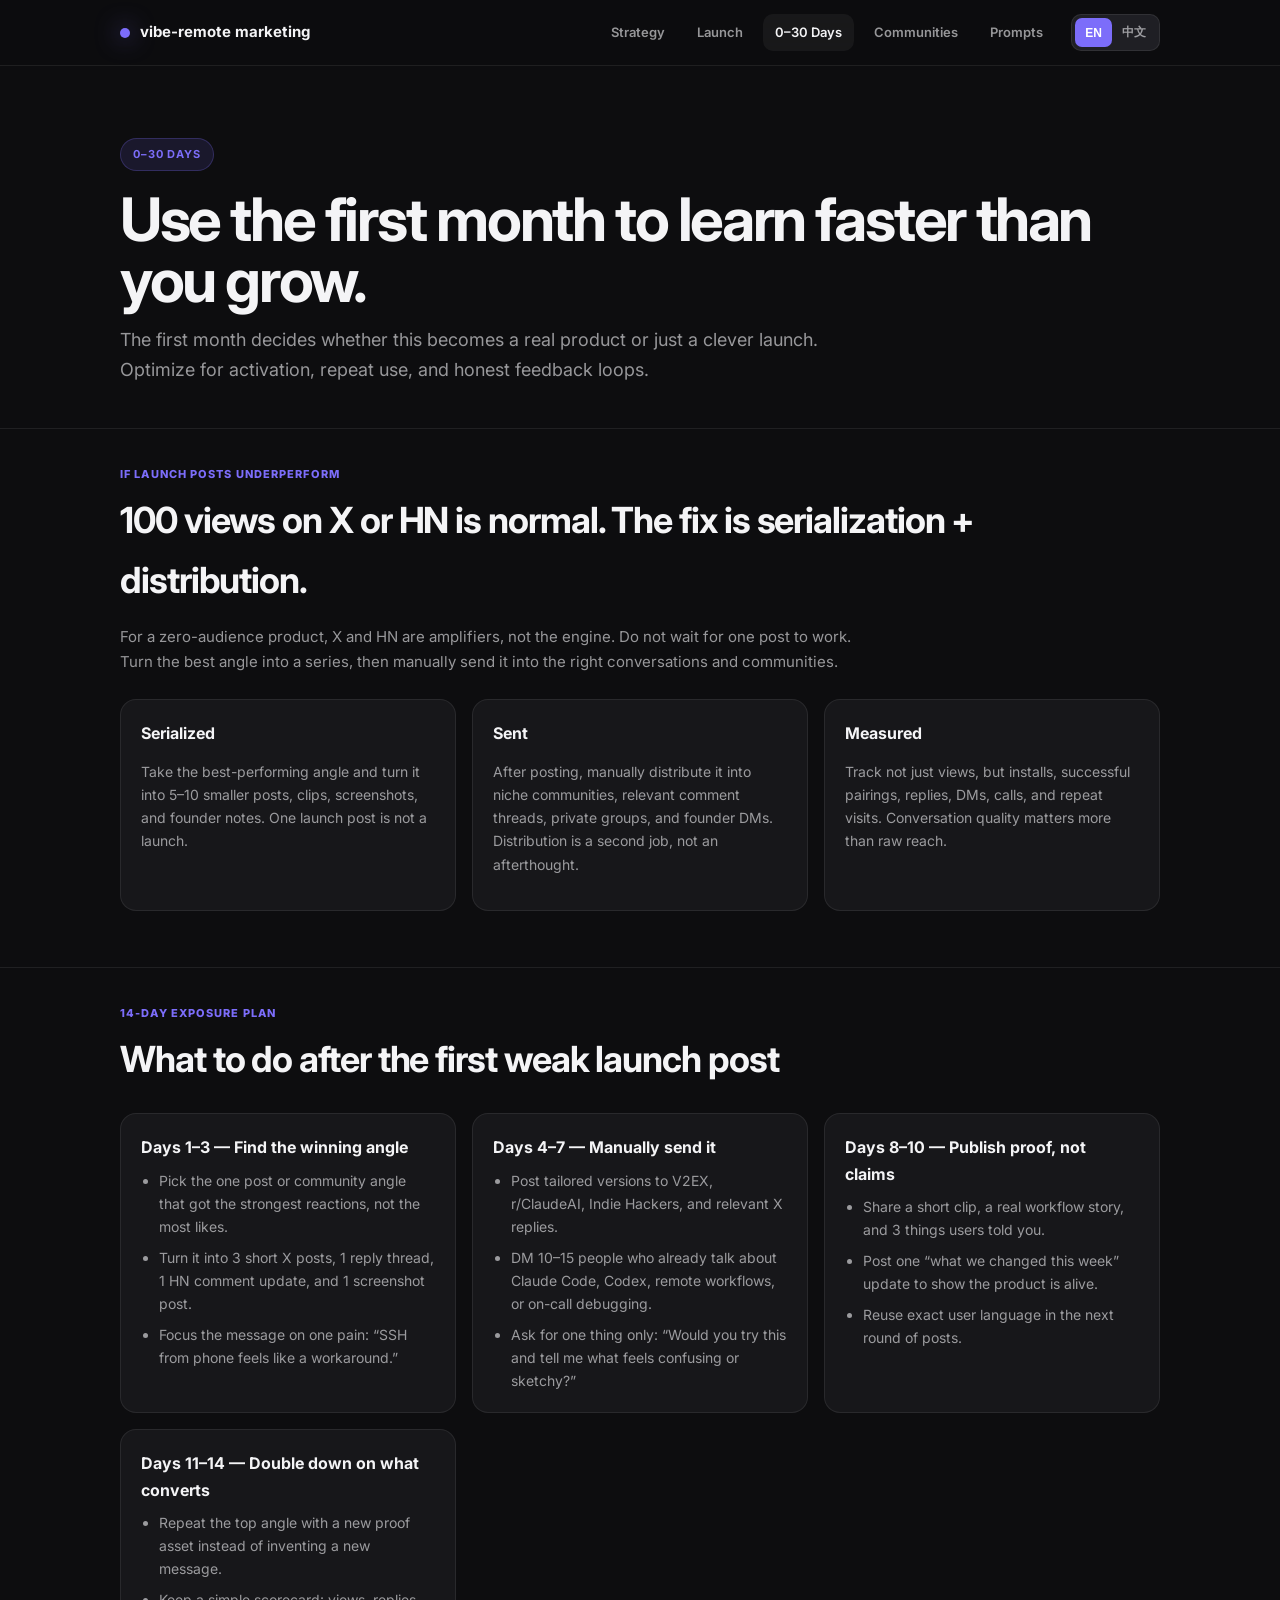
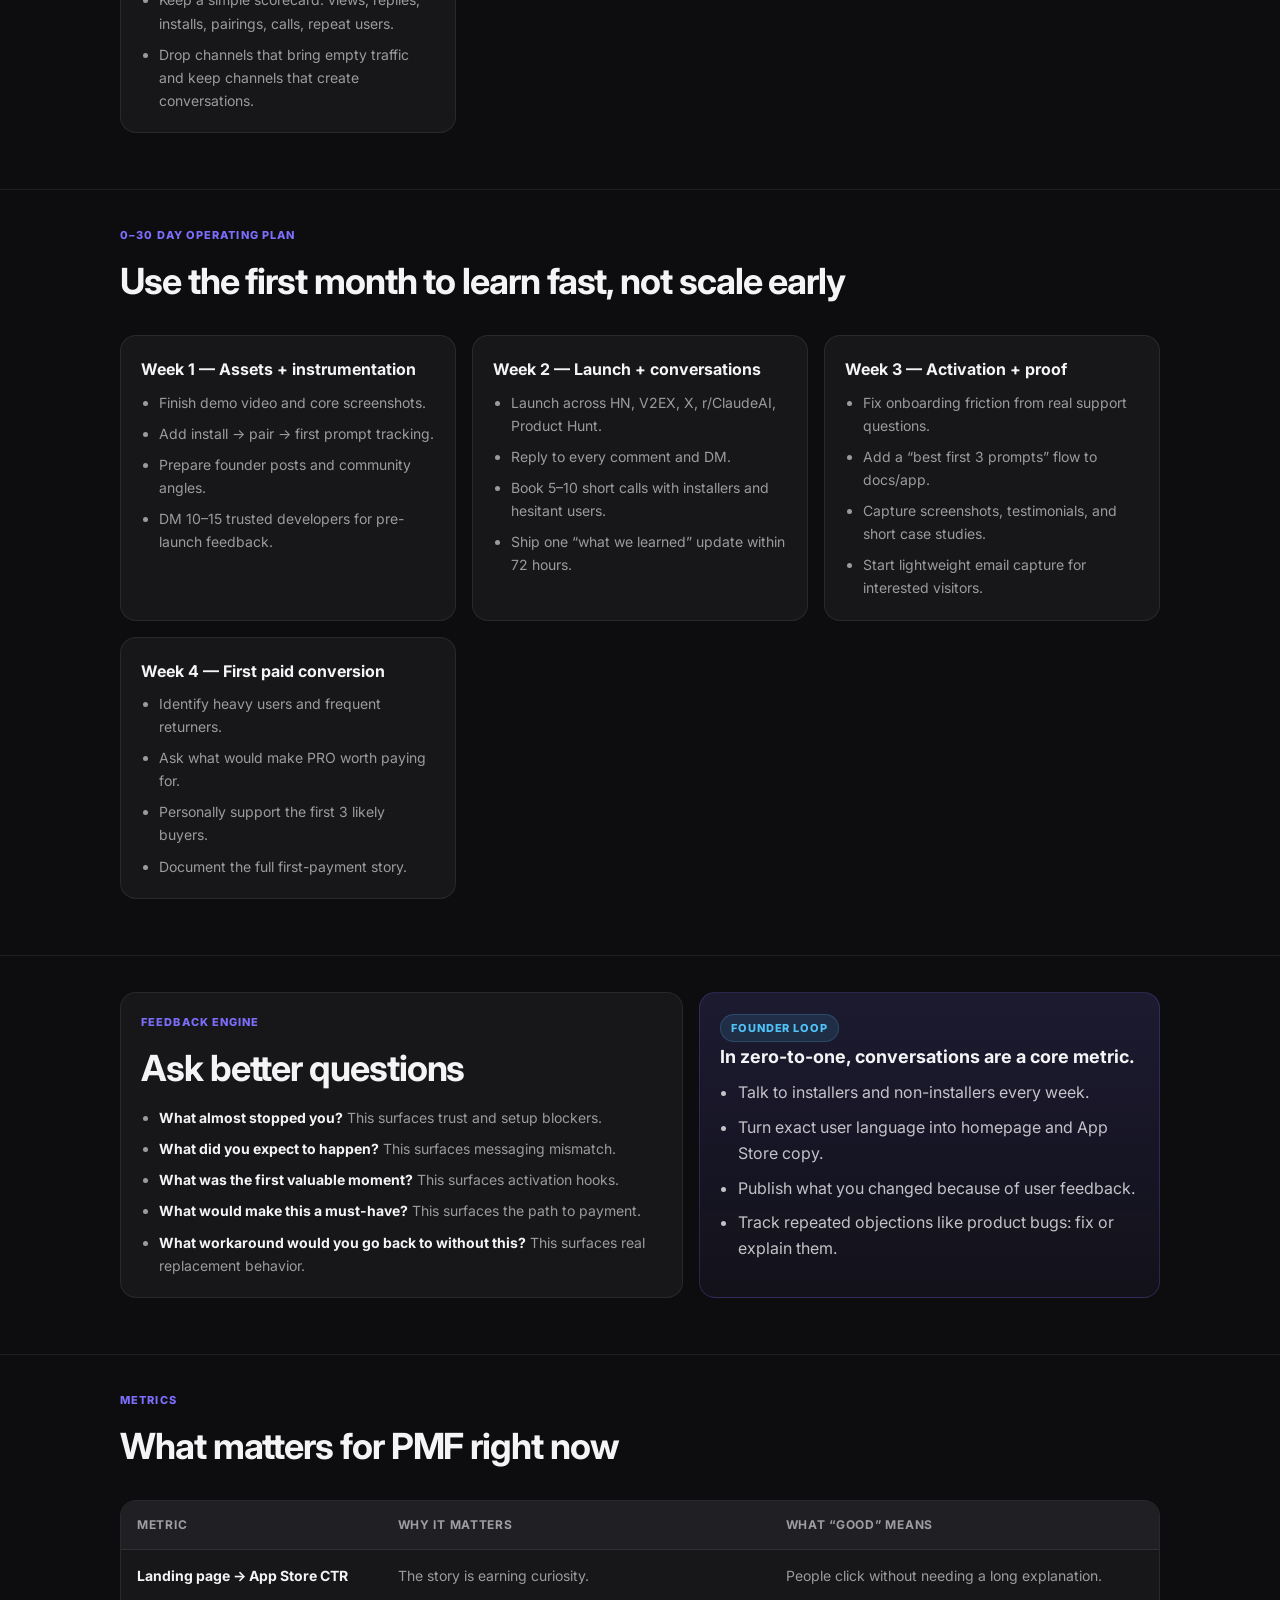
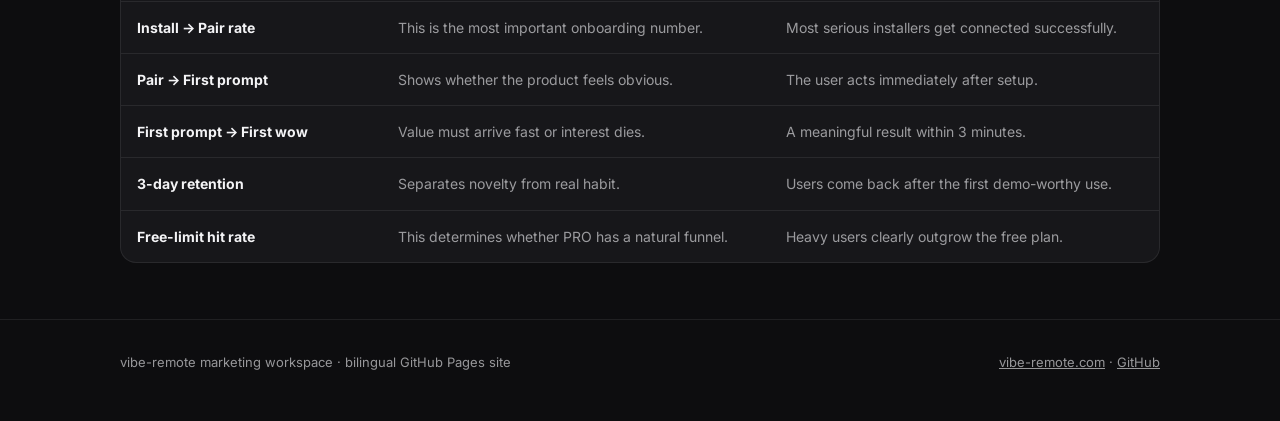
<file: roadmap.html>
<!DOCTYPE html><html lang="en"><head><meta charset="utf-8" /><meta name="viewport" content="width=device-width, initial-scale=1" /><title>vibe-remote marketing — 0-30 days</title><link rel="stylesheet" href="styles.css" /></head><body class="en"><nav class="site-nav"><div class="nav-inner"><a class="brand" href="index.html"><span class="brand-dot"></span><span>vibe-remote marketing</span></a><div class="nav-links"><a class="nav-link" href="index.html" data-en>Strategy</a><a class="nav-link" href="index.html" data-zh>总览</a><a class="nav-link" href="launch.html" data-en>Launch</a><a class="nav-link" href="launch.html" data-zh>发布</a><a class="nav-link active" href="roadmap.html" data-en>0–30 Days</a><a class="nav-link active" href="roadmap.html" data-zh>0–30 天</a><a class="nav-link" href="communities.html" data-en>Communities</a><a class="nav-link" href="communities.html" data-zh>社区</a><a class="nav-link" href="prompts.html" data-en>Prompts</a><a class="nav-link" href="prompts.html" data-zh>提示词</a><div class="lang-toggle"><button class="lang-btn" data-lang="en">EN</button><button class="lang-btn" data-lang="zh">中文</button></div></div></div></nav><header class="hero"><div class="container"><div class="eyebrow" data-en>0–30 days</div><div class="eyebrow" data-zh>0–30 天</div><h1 data-en>Use the first month to learn faster than you grow.</h1><h1 data-zh>把第一个月用来加速学习，而不是盲目扩张。</h1><p data-en>The first month decides whether this becomes a real product or just a clever launch. Optimize for activation, repeat use, and honest feedback loops.</p><p data-zh>第一个月决定它会变成真实产品，还是停留在一次聪明的发布。核心是优化激活、复访使用和诚实反馈循环。</p></div></header><section><div class="container"><div class="section-head"><div class="section-label" data-en>If launch posts underperform</div><div class="section-label" data-zh>如果首发帖表现一般</div><h2 class="section-title" data-en>100 views on X or HN is normal. The fix is serialization + distribution.</h2><h2 class="section-title" data-zh>X 或 HN 只有 100 次浏览很正常。解决办法是内容序列化 + 主动分发。</h2><p class="section-desc" data-en>For a zero-audience product, X and HN are amplifiers, not the engine. Do not wait for one post to work. Turn the best angle into a series, then manually send it into the right conversations and communities.</p><p class="section-desc" data-zh>对于一个几乎没有受众的新产品，X 和 HN 更像放大器，而不是发动机。不要指望一条帖子自动起飞。把最有反应的角度做成系列内容，再主动送进合适的对话和社区里。</p></div><div class="grid grid-3"><div class="card"><h3 data-en>Serialized</h3><h3 data-zh>内容序列化</h3><p data-en>Take the best-performing angle and turn it into 5–10 smaller posts, clips, screenshots, and founder notes. One launch post is not a launch.</p><p data-zh>把反馈最好的角度拆成 5–10 条更小的帖子、视频片段、截图和创始人笔记。单条首发内容不叫发布。</p></div><div class="card"><h3 data-en>Sent</h3><h3 data-zh>主动送达</h3><p data-en>After posting, manually distribute it into niche communities, relevant comment threads, private groups, and founder DMs. Distribution is a second job, not an afterthought.</p><p data-zh>发完之后，要主动分发到垂直社区、相关评论区、私域群和创始人私信里。分发是第二份工作，不是顺手一发。</p></div><div class="card"><h3 data-en>Measured</h3><h3 data-zh>持续衡量</h3><p data-en>Track not just views, but installs, successful pairings, replies, DMs, calls, and repeat visits. Conversation quality matters more than raw reach.</p><p data-zh>不要只看浏览量，要看安装、成功配对、回复、私信、访谈和回访。对话质量比表面曝光更重要。</p></div></div></div></section><section><div class="container"><div class="section-head"><div class="section-label" data-en>14-day exposure plan</div><div class="section-label" data-zh>14 天曝光计划</div><h2 class="section-title" data-en>What to do after the first weak launch post</h2><h2 class="section-title" data-zh>首发帖反应一般之后，具体该怎么做</h2></div><div class="grid grid-2"><div class="card"><h3 data-en>Days 1–3 — Find the winning angle</h3><h3 data-zh>第 1–3 天——找出最有反应的角度</h3><ul class="list" data-en><li>Pick the one post or community angle that got the strongest reactions, not the most likes.</li><li>Turn it into 3 short X posts, 1 reply thread, 1 HN comment update, and 1 screenshot post.</li><li>Focus the message on one pain: “SSH from phone feels like a workaround.”</li></ul><ul class="list" data-zh><li>挑出反应最强的那个角度，不看点赞，看回复质量。</li><li>把它拆成 3 条短帖、1 条回复串、1 条 HN 评论更新和 1 条截图帖。</li><li>文案只聚焦一个痛点：“手机 SSH 像 workaround，不像产品。”</li></ul></div><div class="card"><h3 data-en>Days 4–7 — Manually send it</h3><h3 data-zh>第 4–7 天——主动送出去</h3><ul class="list" data-en><li>Post tailored versions to V2EX, r/ClaudeAI, Indie Hackers, and relevant X replies.</li><li>DM 10–15 people who already talk about Claude Code, Codex, remote workflows, or on-call debugging.</li><li>Ask for one thing only: “Would you try this and tell me what feels confusing or sketchy?”</li></ul><ul class="list" data-zh><li>把定制版本发到 V2EX、r/ClaudeAI、Indie Hackers，以及相关 X 评论串。</li><li>私信 10–15 位已经在聊 Claude Code、Codex、远程工作流或线上问题处理的人。</li><li>只求一件事：“你愿意试一下，并告诉我哪里让你困惑或不放心吗？”</li></ul></div><div class="card"><h3 data-en>Days 8–10 — Publish proof, not claims</h3><h3 data-zh>第 8–10 天——发布证据，而不是口号</h3><ul class="list" data-en><li>Share a short clip, a real workflow story, and 3 things users told you.</li><li>Post one “what we changed this week” update to show the product is alive.</li><li>Reuse exact user language in the next round of posts.</li></ul><ul class="list" data-zh><li>发一个短视频、一个真实使用故事，以及 3 条用户原话。</li><li>发布一条“这周我们改了什么”的更新，让人知道产品在迭代。</li><li>下一轮文案直接复用用户的原话。</li></ul></div><div class="card"><h3 data-en>Days 11–14 — Double down on what converts</h3><h3 data-zh>第 11–14 天——加码有效内容</h3><ul class="list" data-en><li>Repeat the top angle with a new proof asset instead of inventing a new message.</li><li>Keep a simple scorecard: views, replies, installs, pairings, calls, repeat users.</li><li>Drop channels that bring empty traffic and keep channels that create conversations.</li></ul><ul class="list" data-zh><li>拿最有效的角度继续打，但换新的证据素材，不要重新发明一套新口号。</li><li>只记录几个核心数：浏览、回复、安装、配对、访谈、回访。</li><li>放弃只带来空流量的渠道，保留能带来对话的渠道。</li></ul></div></div></div></section><section><div class="container"><div class="section-head"><div class="section-label" data-en>0–30 day operating plan</div><div class="section-label" data-zh>0–30 天执行计划</div><h2 class="section-title" data-en>Use the first month to learn fast, not scale early</h2><h2 class="section-title" data-zh>第一个月的目标是快速学习，而不是过早放量</h2></div><div class="grid grid-2"><div class="card"><h3 data-en>Week 1 — Assets + instrumentation</h3><h3 data-zh>第 1 周——资产 + 埋点</h3><ul class="list" data-en><li>Finish demo video and core screenshots.</li><li>Add install → pair → first prompt tracking.</li><li>Prepare founder posts and community angles.</li><li>DM 10–15 trusted developers for pre-launch feedback.</li></ul><ul class="list" data-zh><li>完成 demo 视频和核心截图。</li><li>打通安装 → 配对 → 第一条提示词的数据链路。</li><li>准备创始人帖子与社区角度。</li><li>私信 10–15 位可信开发者做发布前反馈。</li></ul></div><div class="card"><h3 data-en>Week 2 — Launch + conversations</h3><h3 data-zh>第 2 周——发布 + 对话</h3><ul class="list" data-en><li>Launch across HN, V2EX, X, r/ClaudeAI, Product Hunt.</li><li>Reply to every comment and DM.</li><li>Book 5–10 short calls with installers and hesitant users.</li><li>Ship one “what we learned” update within 72 hours.</li></ul><ul class="list" data-zh><li>在 HN、V2EX、X、r/ClaudeAI、Product Hunt 同步发布。</li><li>回复每一条评论和私信。</li><li>约 5–10 个短访谈，覆盖安装用户和犹豫用户。</li><li>72 小时内发布一篇“我们学到了什么”。</li></ul></div><div class="card"><h3 data-en>Week 3 — Activation + proof</h3><h3 data-zh>第 3 周——激活 + 证据</h3><ul class="list" data-en><li>Fix onboarding friction from real support questions.</li><li>Add a “best first 3 prompts” flow to docs/app.</li><li>Capture screenshots, testimonials, and short case studies.</li><li>Start lightweight email capture for interested visitors.</li></ul><ul class="list" data-zh><li>根据真实支持问题修正 onboarding 阻力。</li><li>给文档 / App 加上“最佳前 3 条提示词”。</li><li>沉淀截图、评价和短案例。</li><li>开始轻量级邮件收集，留住潜在用户。</li></ul></div><div class="card"><h3 data-en>Week 4 — First paid conversion</h3><h3 data-zh>第 4 周——首个付费转化</h3><ul class="list" data-en><li>Identify heavy users and frequent returners.</li><li>Ask what would make PRO worth paying for.</li><li>Personally support the first 3 likely buyers.</li><li>Document the full first-payment story.</li></ul><ul class="list" data-zh><li>识别重度用户和高频回访用户。</li><li>直接询问：什么会让 PRO 值得付费？</li><li>亲自服务前 3 个潜在付费用户。</li><li>完整记录第一笔付款的故事。</li></ul></div></div></div></section><section><div class="container split"><div class="card"><div class="section-label" data-en>Feedback engine</div><div class="section-label" data-zh>反馈引擎</div><h2 class="section-title" data-en>Ask better questions</h2><h2 class="section-title" data-zh>用更好的问题收集反馈</h2><ul class="list" data-en><li><strong>What almost stopped you?</strong> This surfaces trust and setup blockers.</li><li><strong>What did you expect to happen?</strong> This surfaces messaging mismatch.</li><li><strong>What was the first valuable moment?</strong> This surfaces activation hooks.</li><li><strong>What would make this a must-have?</strong> This surfaces the path to payment.</li><li><strong>What workaround would you go back to without this?</strong> This surfaces real replacement behavior.</li></ul><ul class="list" data-zh><li><strong>什么差点阻止你使用？</strong> 找出信任和连接阻力。</li><li><strong>你原本预期会发生什么？</strong> 找出文案与真实体验的偏差。</li><li><strong>第一个有价值的时刻是什么？</strong> 找出激活钩子。</li><li><strong>什么会让它变成必备工具？</strong> 找出付费路径。</li><li><strong>如果没有它，你会回到什么方案？</strong> 找出真实替代关系。</li></ul></div><div class="callout"><div class="badge" data-en>Founder loop</div><div class="badge" data-zh>创始人循环</div><h3 data-en>In zero-to-one, conversations are a core metric.</h3><h3 data-zh>在 0 到 1 阶段，“和用户聊了多少”本身就是核心指标。</h3><ul class="list" data-en><li>Talk to installers and non-installers every week.</li><li>Turn exact user language into homepage and App Store copy.</li><li>Publish what you changed because of user feedback.</li><li>Track repeated objections like product bugs: fix or explain them.</li></ul><ul class="list" data-zh><li>每周都聊安装用户和未安装用户。</li><li>把用户原话直接写进官网和 App Store 文案。</li><li>公开你因为用户反馈而做的改变。</li><li>把高频异议当成产品 bug 一样处理：要么修复，要么解释清楚。</li></ul></div></div></section><section><div class="container"><div class="section-head"><div class="section-label" data-en>Metrics</div><div class="section-label" data-zh>指标</div><h2 class="section-title" data-en>What matters for PMF right now</h2><h2 class="section-title" data-zh>当前最重要的 PMF 指标</h2></div><div class="table-wrap"><table><thead><tr><th data-en>Metric</th><th data-zh>指标</th><th data-en>Why it matters</th><th data-zh>为什么重要</th><th data-en>What “good” means</th><th data-zh>什么算好</th></tr></thead><tbody><tr><td data-en>Landing page → App Store CTR</td><td data-zh>官网 → App Store 点击率</td><td data-en>The story is earning curiosity.</td><td data-zh>说明产品故事足以驱动好奇心。</td><td data-en>People click without needing a long explanation.</td><td data-zh>用户无需长篇解释也愿意点进去。</td></tr><tr><td data-en>Install → Pair rate</td><td data-zh>安装 → 成功配对率</td><td data-en>This is the most important onboarding number.</td><td data-zh>这是最关键的 onboarding 指标。</td><td data-en>Most serious installers get connected successfully.</td><td data-zh>大多数认真尝试的用户都能成功连接。</td></tr><tr><td data-en>Pair → First prompt</td><td data-zh>配对 → 第一条提示词</td><td data-en>Shows whether the product feels obvious.</td><td data-zh>反映产品是否一眼就知道怎么用。</td><td data-en>The user acts immediately after setup.</td><td data-zh>用户在连接后会立刻开始使用。</td></tr><tr><td data-en>First prompt → First wow</td><td data-zh>第一条提示词 → 第一个 wow</td><td data-en>Value must arrive fast or interest dies.</td><td data-zh>价值必须快速到来，否则兴趣会迅速消失。</td><td data-en>A meaningful result within 3 minutes.</td><td data-zh>在 3 分钟内得到一个有价值结果。</td></tr><tr><td data-en>3-day retention</td><td data-zh>3 日留存</td><td data-en>Separates novelty from real habit.</td><td data-zh>区分新鲜感和真实习惯。</td><td data-en>Users come back after the first demo-worthy use.</td><td data-zh>用户在第一次惊艳体验之后还会回来。</td></tr><tr><td data-en>Free-limit hit rate</td><td data-zh>免费限制触达率</td><td data-en>This determines whether PRO has a natural funnel.</td><td data-zh>决定 PRO 是否有自然转化路径。</td><td data-en>Heavy users clearly outgrow the free plan.</td><td data-zh>重度用户会明显用超免费限制。</td></tr></tbody></table></div></div></section><footer><div class="footer-inner"><div data-en>vibe-remote marketing workspace · bilingual GitHub Pages site</div><div data-zh>vibe-remote 营销工作区 · 双语 GitHub Pages 站点</div><div><a href="https://vibe-remote.com" target="_blank">vibe-remote.com</a> · <a href="https://github.com/robroyhobbs/vibe-remote-marketing" target="_blank">GitHub</a></div></div></footer><script src="app.js"></script></body></html>
</file>
<file: styles.css>
@import url("https://fonts.googleapis.com/css2?family=Inter:wght@300;400;500;600;700;800&display=swap");

:root {
  --bg: #0d0d0f;
  --surface: #17171a;
  --surface-2: #1f1f24;
  --border: rgba(255,255,255,0.08);
  --text: #f4f4f6;
  --muted: rgba(244,244,246,0.6);
  --accent: #7c6dfa;
  --accent-2: #4fc3f7;
  --green: #58c092;
  --orange: #ff8a3d;
  --red: #f07070;
  --radius: 16px;
  --max: 1080px;
}
* { box-sizing: border-box; }
html { scroll-behavior: smooth; }
body {
  margin: 0;
  font-family: "Inter", system-ui, -apple-system, BlinkMacSystemFont, sans-serif;
  background: var(--bg);
  color: var(--text);
  line-height: 1.65;
  -webkit-font-smoothing: antialiased;
}
a { color: inherit; }
body.zh [data-en] { display: none !important; }
body.en [data-zh] { display: none !important; }
[data-zh] { display: none; }
body.zh [data-zh] { display: revert !important; }
.site-nav { position: sticky; top: 0; z-index: 50; backdrop-filter: blur(16px); background: rgba(13,13,15,0.86); border-bottom: 1px solid var(--border); }
.nav-inner { max-width: var(--max); margin: 0 auto; padding: 14px 20px; display: flex; align-items: center; justify-content: space-between; gap: 16px; }
.brand { font-size: 15px; font-weight: 700; text-decoration: none; display: flex; align-items: center; gap: 10px; white-space: nowrap; }
.brand-dot { width: 10px; height: 10px; border-radius: 999px; background: var(--accent); box-shadow: 0 0 24px rgba(124,109,250,0.8); }
.nav-links { display: flex; align-items: center; gap: 8px; flex-wrap: wrap; }
.nav-link { padding: 8px 12px; border-radius: 10px; text-decoration: none; color: var(--muted); font-size: 13px; font-weight: 600; }
.nav-link:hover, .nav-link.active { background: rgba(255,255,255,0.05); color: var(--text); }
.lang-toggle { display: flex; background: var(--surface-2); border: 1px solid var(--border); border-radius: 10px; padding: 3px; margin-left: 8px; }
.lang-btn { border: 0; background: transparent; color: var(--muted); border-radius: 7px; padding: 6px 10px; font-size: 12px; font-weight: 700; cursor: pointer; }
.lang-btn.active { background: var(--accent); color: #fff; }
.container { max-width: var(--max); margin: 0 auto; padding: 0 20px; }
.hero { padding: 72px 0 44px; }
.eyebrow { display: inline-flex; gap: 8px; align-items: center; padding: 6px 12px; border-radius: 999px; border: 1px solid rgba(124,109,250,0.25); background: rgba(124,109,250,0.12); color: var(--accent); font-size: 11px; font-weight: 700; letter-spacing: 0.08em; text-transform: uppercase; }
.hero h1 { font-size: clamp(36px, 6vw, 60px); line-height: 1.02; letter-spacing: -0.04em; margin: 18px 0 14px; }
.hero p { font-size: 18px; color: var(--muted); max-width: 760px; margin: 0; }
section { padding: 36px 0 56px; border-top: 1px solid var(--border); }
.section-head { margin-bottom: 24px; }
.section-label { color: var(--accent); font-size: 11px; font-weight: 800; text-transform: uppercase; letter-spacing: 0.1em; margin-bottom: 8px; }
.section-title { font-size: clamp(24px, 4vw, 36px); letter-spacing: -0.03em; margin: 0 0 8px; }
.section-desc { color: var(--muted); font-size: 15px; max-width: 760px; }
.grid { display: grid; gap: 16px; }
.grid-2 { grid-template-columns: repeat(auto-fit, minmax(280px, 1fr)); }
.grid-3 { grid-template-columns: repeat(auto-fit, minmax(220px, 1fr)); }
.grid-4 { grid-template-columns: repeat(auto-fit, minmax(220px, 1fr)); }
.card { background: var(--surface); border: 1px solid var(--border); border-radius: var(--radius); padding: 20px; }
.card h3, .card h4 { margin: 0 0 8px; font-size: 16px; }
.card p, .card li { color: var(--muted); font-size: 14px; }
.card strong { color: var(--text); }
.kicker { font-size: 11px; font-weight: 800; text-transform: uppercase; letter-spacing: 0.08em; color: var(--muted); margin-bottom: 8px; }
.badge { display: inline-flex; align-items: center; gap: 6px; padding: 4px 10px; border-radius: 999px; background: rgba(79,195,247,0.12); color: var(--accent-2); border: 1px solid rgba(79,195,247,0.2); font-size: 11px; font-weight: 800; text-transform: uppercase; letter-spacing: 0.08em; }
.badge.orange { background: rgba(255,138,61,0.12); border-color: rgba(255,138,61,0.2); color: var(--orange); }
.badge.green { background: rgba(88,192,146,0.12); border-color: rgba(88,192,146,0.2); color: var(--green); }
.badge.red { background: rgba(240,112,112,0.12); border-color: rgba(240,112,112,0.2); color: var(--red); }
.split { display: grid; grid-template-columns: 1.1fr 0.9fr; gap: 16px; }
.callout { background: linear-gradient(180deg, rgba(124,109,250,0.14), rgba(124,109,250,0.05)); border: 1px solid rgba(124,109,250,0.22); border-radius: var(--radius); padding: 20px; }
.callout h3 { margin: 0 0 8px; font-size: 18px; }
.callout p, .callout li { color: rgba(244,244,246,0.78); }
.list { margin: 0; padding-left: 18px; }
.list li + li { margin-top: 8px; }
.page-links { display: grid; grid-template-columns: repeat(auto-fit, minmax(220px, 1fr)); gap: 14px; }
.page-link { display: block; text-decoration: none; background: var(--surface); border: 1px solid var(--border); border-radius: var(--radius); padding: 18px; }
.page-link:hover { border-color: rgba(124,109,250,0.32); transform: translateY(-1px); }
.page-link h3 { margin: 0 0 6px; }
.page-link p { margin: 0; color: var(--muted); font-size: 14px; }
.table-wrap { overflow-x: auto; border: 1px solid var(--border); border-radius: var(--radius); background: var(--surface); }
table { width: 100%; border-collapse: collapse; min-width: 740px; }
th, td { padding: 14px 16px; text-align: left; border-bottom: 1px solid var(--border); vertical-align: top; }
th { font-size: 12px; text-transform: uppercase; letter-spacing: 0.06em; color: var(--muted); background: var(--surface-2); }
td { font-size: 14px; color: var(--muted); }
td:first-child { color: var(--text); font-weight: 700; }
tr:last-child td { border-bottom: none; }
.copyable { background: #0d1117; border: 1px solid rgba(255,255,255,0.08); border-radius: 12px; padding: 14px 16px; font-family: ui-monospace, SFMono-Regular, Menlo, Monaco, Consolas, monospace; font-size: 13px; white-space: pre-wrap; color: #aed6ff; position: relative; cursor: pointer; }
.copyable::after { content: attr(data-copy-label); position: absolute; top: 10px; right: 12px; color: rgba(255,255,255,0.3); font-size: 10px; font-family: "Inter", sans-serif; font-weight: 800; text-transform: uppercase; letter-spacing: 0.08em; }
.copyable.copied::after { content: attr(data-copied-label); color: var(--green); }
footer { padding: 32px 0 48px; border-top: 1px solid var(--border); color: var(--muted); font-size: 13px; }
.footer-inner { max-width: var(--max); margin: 0 auto; padding: 0 20px; display: flex; align-items: center; justify-content: space-between; gap: 12px; flex-wrap: wrap; }
@media (max-width: 820px) { .split { grid-template-columns: 1fr; } .nav-inner { align-items: flex-start; flex-direction: column; } .nav-links { width: 100%; } }
</file>
